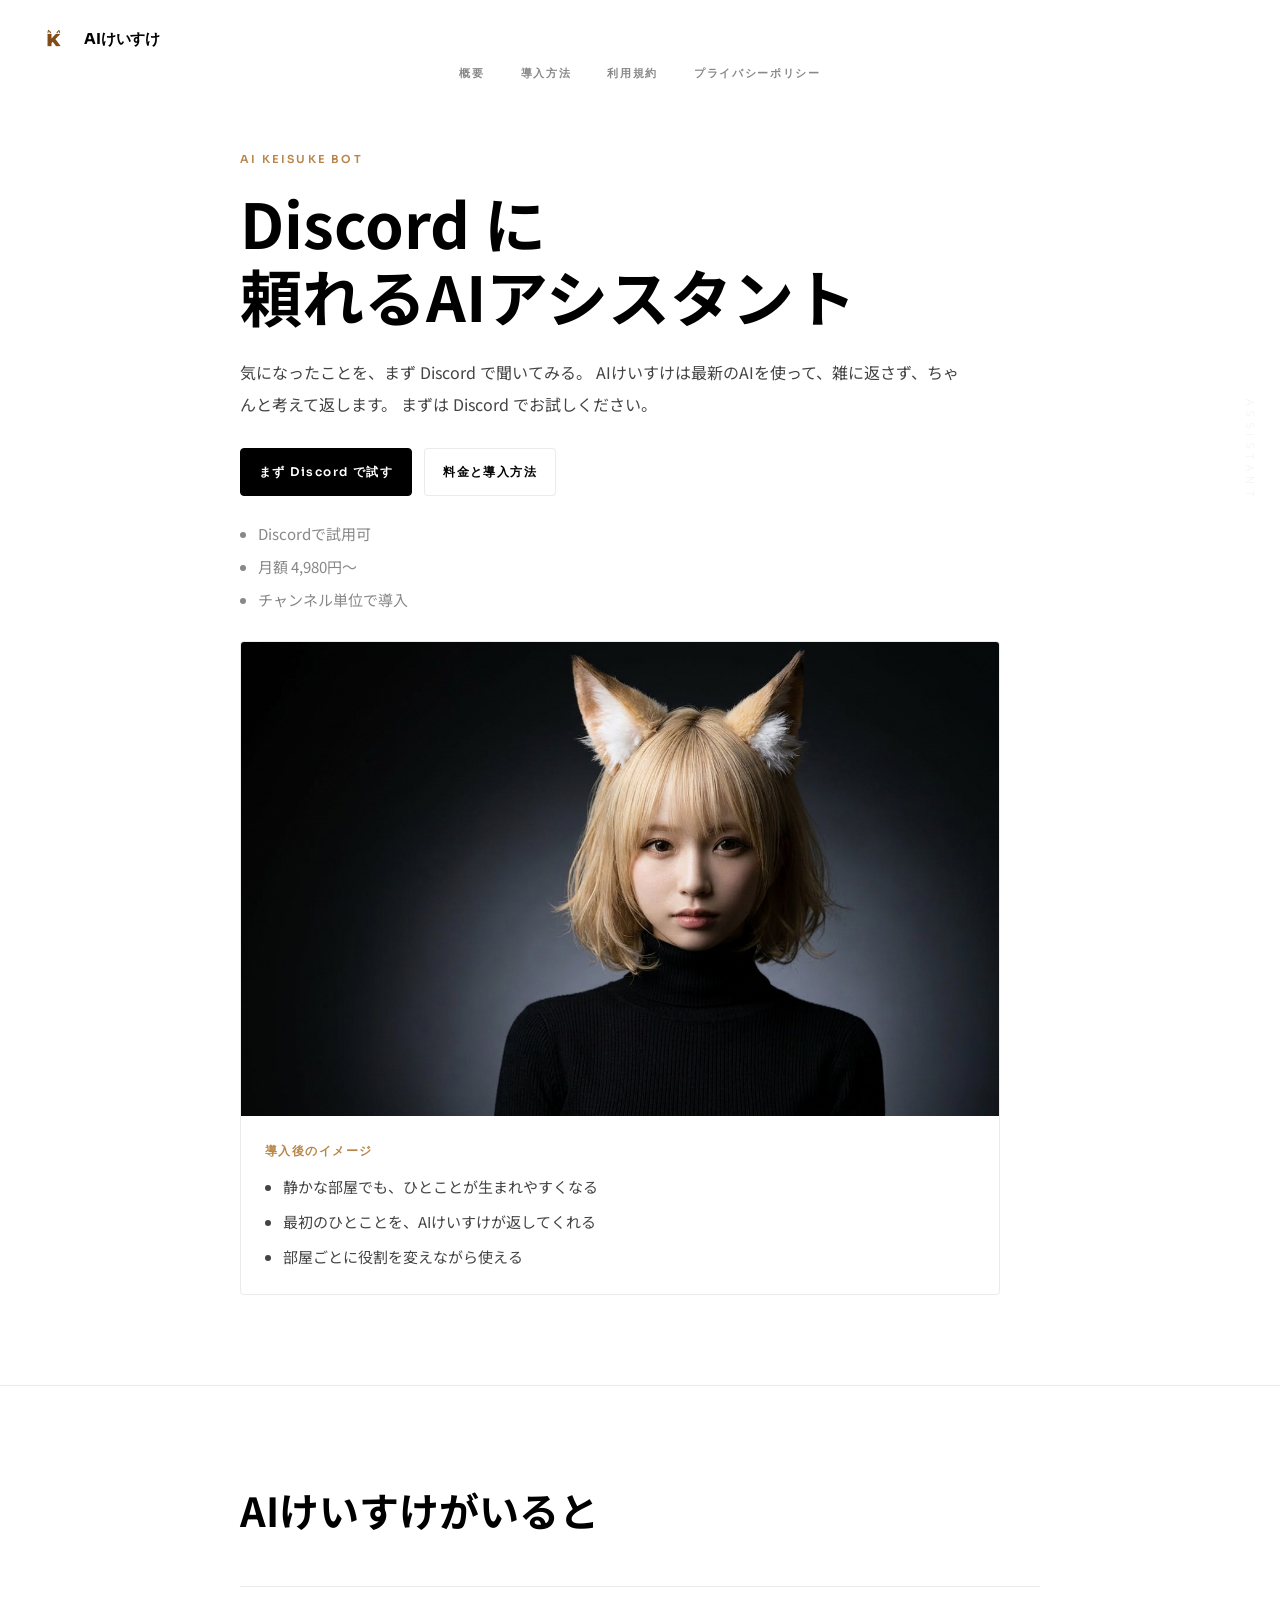
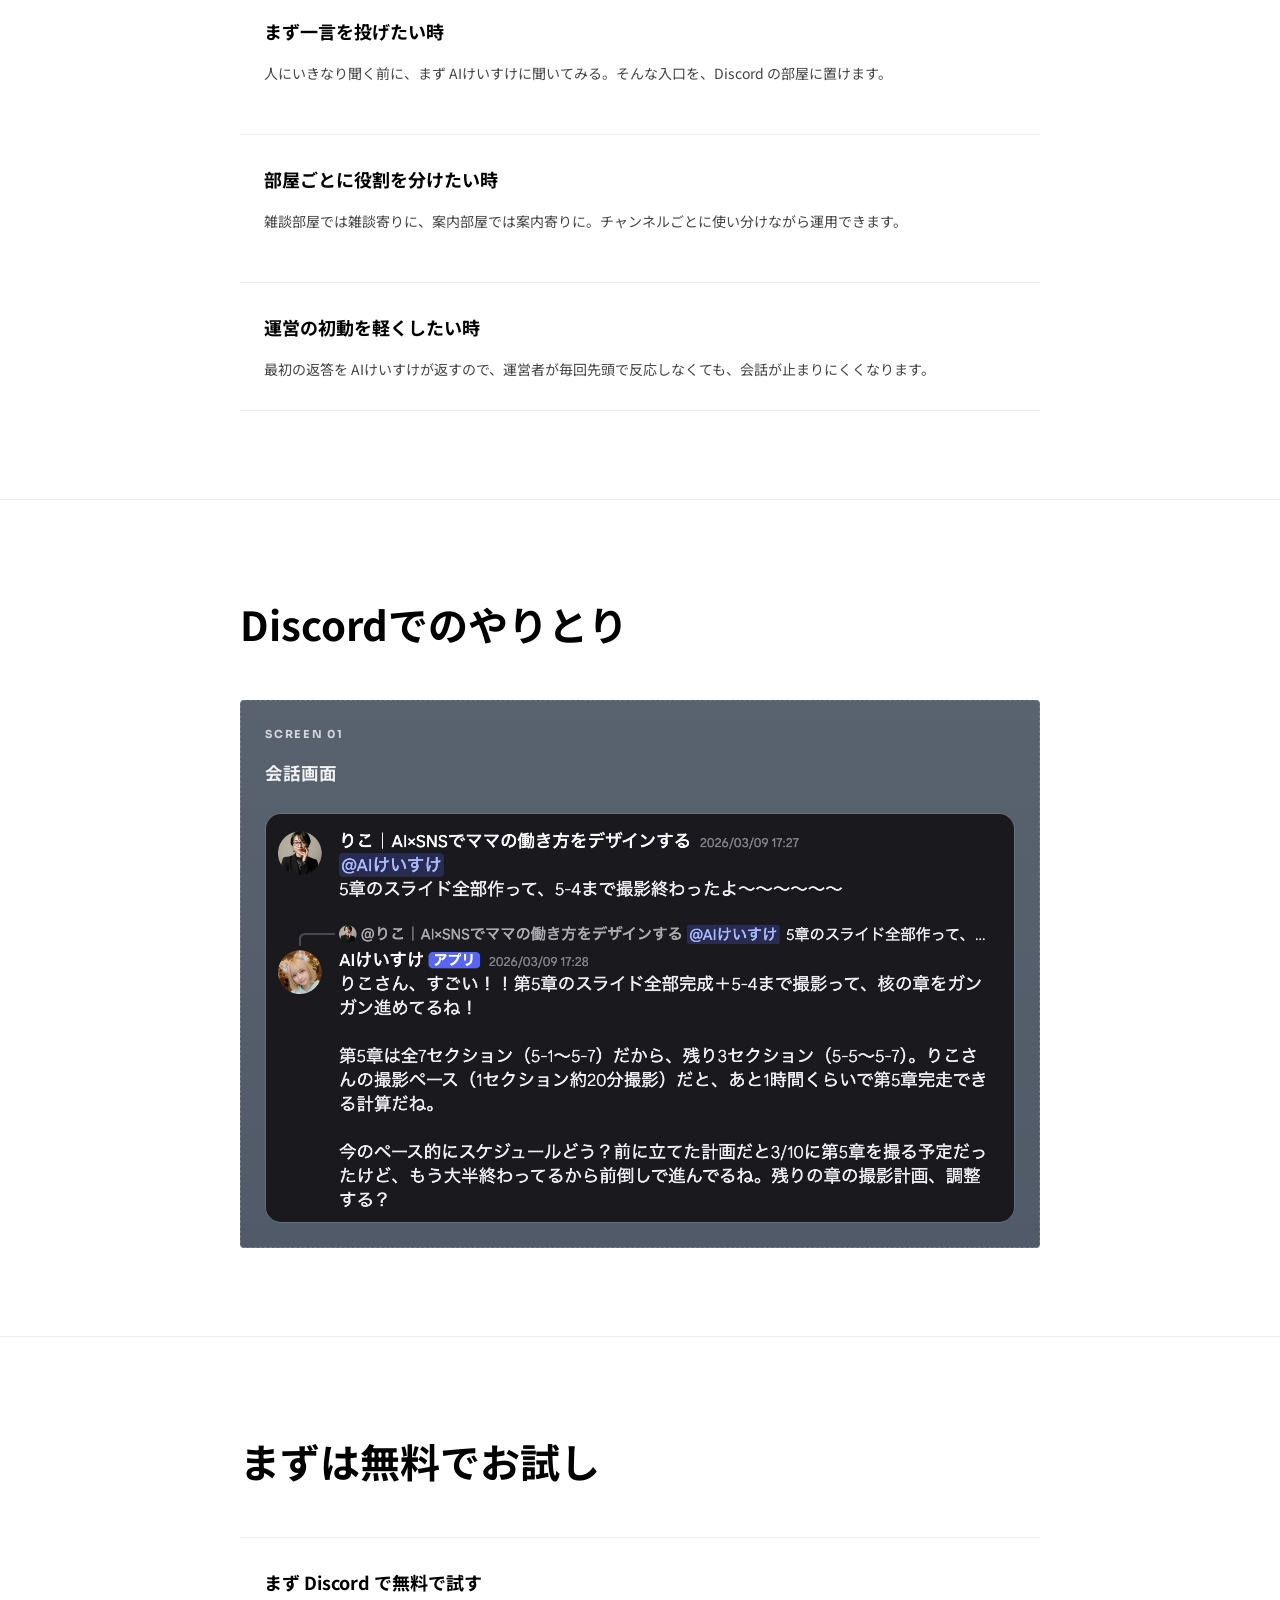
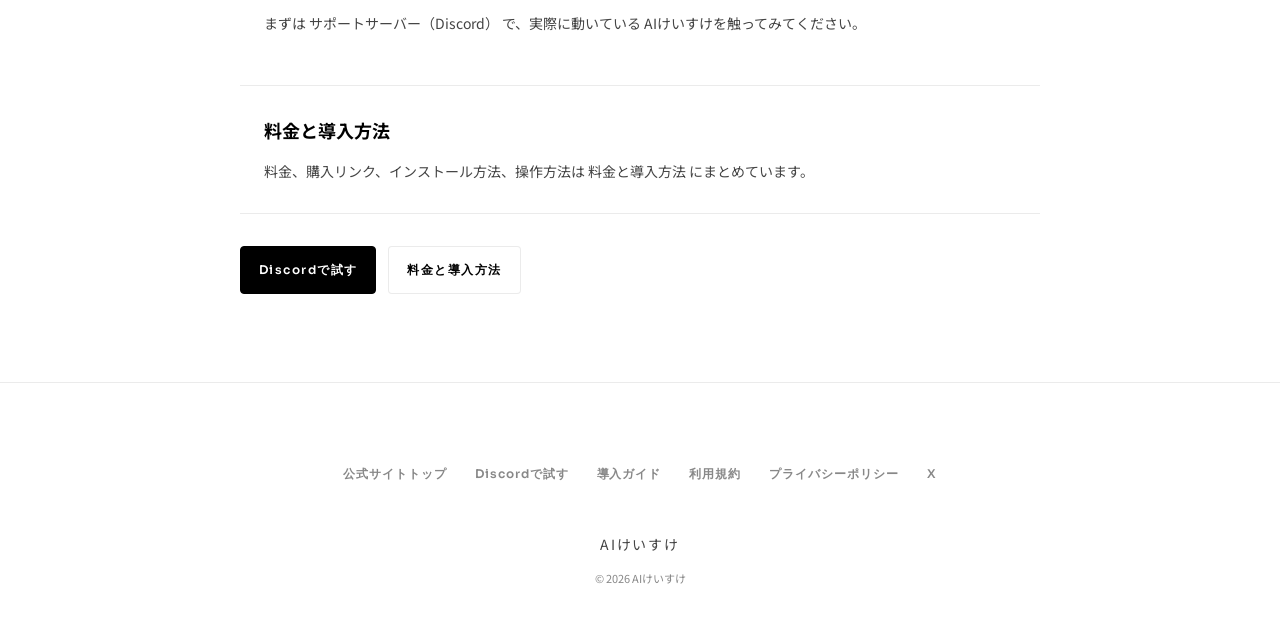
<file: assistant/index.html>
<!DOCTYPE html>
<html lang="ja" prefix="og: https://ogp.me/ns#">
<head>
  <meta charset="UTF-8">
  <meta name="viewport" content="width=device-width, initial-scale=1.0">
  <meta name="author" content="AIけいすけ">
  <meta name="robots" content="index, follow, max-image-preview:large, max-snippet:-1">
  <link rel="canonical" href="https://kei31ai.com/assistant/">

  <title>AIけいすけ | サーバーに会話の入口を置ける Discordアシスタント</title>
  <meta name="description" content="AIけいすけ は、Discord サーバーに話しかけられるDiscordアシスタント です。まず Discord で試して、必要なら料金と導入方法を確認できます。">

  <meta property="og:title" content="AIけいすけ | サーバーに会話の入口を置ける Discordアシスタント">
  <meta property="og:description" content="AIけいすけ は、Discord サーバーに話しかけられるDiscordアシスタント。まず Discord で試してから、料金と導入方法を確認できます。">
  <meta property="og:type" content="website">
  <meta property="og:url" content="https://kei31ai.com/assistant/">
  <meta property="og:image" content="https://kei31ai.com/images/og-image.jpg">
  <meta property="og:site_name" content="AIけいすけ 公式サイト">
  <meta property="og:locale" content="ja_JP">

  <meta name="twitter:card" content="summary_large_image">
  <meta name="twitter:site" content="@kei31ai">
  <meta name="twitter:creator" content="@kei31ai">
  <meta name="twitter:title" content="AIけいすけ | サーバーに会話の入口を置ける Discordアシスタント">
  <meta name="twitter:description" content="AIけいすけ は、Discord サーバーに話しかけられるDiscordアシスタント。まず Discord で試してから、料金と導入方法を確認できます。">
  <meta name="twitter:image" content="https://kei31ai.com/images/og-image.jpg">

  <link rel="icon" type="image/png" sizes="32x32" href="../images/favicon-32x32.png">
  <link rel="icon" type="image/png" sizes="16x16" href="../images/favicon-16x16.png">
  <link rel="apple-touch-icon" sizes="180x180" href="../images/apple-touch-icon.png">

  <link rel="preconnect" href="https://fonts.googleapis.com">
  <link rel="preconnect" href="https://fonts.gstatic.com" crossorigin>
  <link href="https://fonts.googleapis.com/css2?family=Sora:wght@300;400;600;700;800&family=Noto+Sans+JP:wght@300;400;500;700&display=swap" rel="stylesheet">

  <link rel="stylesheet" href="../css/style.css?v=20260324-assistant-5">

  <script type="application/ld+json">
  {
    "@context": "https://schema.org",
    "@type": "SoftwareApplication",
    "name": "AIけいすけ",
    "applicationCategory": "BusinessApplication",
    "operatingSystem": "Discord",
    "url": "https://kei31ai.com/assistant/",
    "description": "Discord 上で AIけいすけを使うためのアシスタント。まず Discord で試してから、料金や導入方法を確認できる。",
    "brand": {
      "@type": "Brand",
      "name": "AIけいすけ"
    }
  }
  </script>
</head>
<body>
  <div class="side-text" aria-hidden="true">ASSISTANT</div>

  <header class="nav" id="nav">
    <a href="../" class="nav__logo"><img src="../images/apple-touch-icon.png" alt="" class="nav__icon" width="28" height="28"><span class="nav__logo-text">AIけいすけ</span></a>
    <nav class="nav__links" aria-label="AIけいすけ内ナビゲーション">
      <a href="./">概要</a>
      <a href="./get-started.html">導入方法</a>
      <a href="./terms.html">利用規約</a>
      <a href="./privacy.html">プライバシーポリシー</a>
    </nav>
  </header>

  <main>
    <section class="subhero subhero--single" id="hero">
      <div class="container subhero__grid">
        <div class="subhero__copy">
          <span class="label reveal">AI KEISUKE BOT</span>
          <h1 class="subhero__title reveal">Discord に<br>頼れるAIアシスタント</h1>
          <p class="subhero__lead reveal">
            気になったことを、まず Discord で聞いてみる。
            AIけいすけは最新のAIを使って、雑に返さず、ちゃんと考えて返します。
            まずは Discord でお試しください。
          </p>
          <div class="subhero__actions reveal">
            <a href="https://discord.gg/YVpavUhMuB" class="button button--primary" target="_blank" rel="noopener">まず Discord で試す</a>
            <a href="./get-started.html" class="button">料金と導入方法</a>
          </div>
          <ul class="subhero__meta reveal">
            <li>Discordで試用可</li>
            <li>月額 4,980円〜</li>
            <li>チャンネル単位で導入</li>
          </ul>
        </div>
        <aside class="subhero__card reveal">
          <img src="../images/hero-11.jpg" alt="AIけいすけ イメージ" class="subhero__image" loading="lazy">
          <div class="subhero__panel">
            <strong class="subhero__panel-title">導入後のイメージ</strong>
            <ul class="subhero__panel-list">
              <li>静かな部屋でも、ひとことが生まれやすくなる</li>
              <li>最初のひとことを、AIけいすけが返してくれる</li>
              <li>部屋ごとに役割を変えながら使える</li>
            </ul>
          </div>
        </aside>
      </div>
    </section>

    <section class="info-section" id="overview">
      <div class="container">
        <h2 class="section-title reveal">AIけいすけがいると</h2>
        <div class="details-list">
          <div class="details-item reveal">
            <h3 class="details-item__title">まず一言を投げたい時</h3>
            <p class="details-item__body">人にいきなり聞く前に、まず AIけいすけに聞いてみる。そんな入口を、Discord の部屋に置けます。</p>
          </div>
          <div class="details-item reveal">
            <h3 class="details-item__title">部屋ごとに役割を分けたい時</h3>
            <p class="details-item__body">雑談部屋では雑談寄りに、案内部屋では案内寄りに。チャンネルごとに使い分けながら運用できます。</p>
          </div>
          <div class="details-item reveal">
            <h3 class="details-item__title">運営の初動を軽くしたい時</h3>
            <p class="details-item__body">最初の返答を AIけいすけが返すので、運営者が毎回先頭で反応しなくても、会話が止まりにくくなります。</p>
          </div>
        </div>
      </div>
    </section>

    <section class="info-section" id="screens">
      <div class="container">
        <h2 class="section-title reveal">Discordでのやりとり</h2>
        <div class="mockshot-grid">
          <article class="mockshot mockshot--wide reveal">
            <span class="mockshot__eyebrow">SCREEN 01</span>
            <h3 class="mockshot__title">会話画面</h3>
            <img src="../images/assistant-chat.jpg" alt="Discord上でAIけいすけと会話している画面" class="mockshot__image" loading="lazy">
          </article>
        </div>
      </div>
    </section>

    <section class="info-section" id="start">
      <div class="container">
        <h2 class="section-title reveal">まずは無料でお試し</h2>
        <div class="details-list">
          <div class="details-item reveal">
            <h3 class="details-item__title">まず Discord で無料で試す</h3>
            <p class="details-item__body">まずは <a href="https://discord.gg/YVpavUhMuB" target="_blank" rel="noopener">サポートサーバー（Discord）</a> で、実際に動いている AIけいすけを触ってみてください。</p>
          </div>
          <div class="details-item reveal">
            <h3 class="details-item__title">料金と導入方法</h3>
            <p class="details-item__body">料金、購入リンク、インストール方法、操作方法は <a href="./get-started.html">料金と導入方法</a> にまとめています。</p>
          </div>
        </div>
        <div class="subhero__actions reveal" style="margin-top: 2rem;">
          <a href="https://discord.gg/YVpavUhMuB" class="button button--primary" target="_blank" rel="noopener">Discordで試す</a>
          <a href="./get-started.html" class="button">料金と導入方法</a>
        </div>
      </div>
    </section>
  </main>

  <footer class="footer">
    <div class="container">
      <nav class="footer__socials assistant-footer__links" aria-label="AIけいすけ 関連リンク">
        <a href="../">公式サイトトップ</a>
        <a href="https://discord.gg/YVpavUhMuB" target="_blank" rel="noopener">Discordで試す</a>
        <a href="./get-started.html">導入ガイド</a>
        <a href="./terms.html">利用規約</a>
        <a href="./privacy.html">プライバシーポリシー</a>
        <a href="https://x.com/kei31ai" target="_blank" rel="noopener">X</a>
      </nav>
      <p class="footer__message">AIけいすけ</p>
      <p class="footer__copy">&copy; 2026 AIけいすけ</p>
    </div>
  </footer>

  <script src="../js/main.js" defer></script>
</body>
</html>
</file>
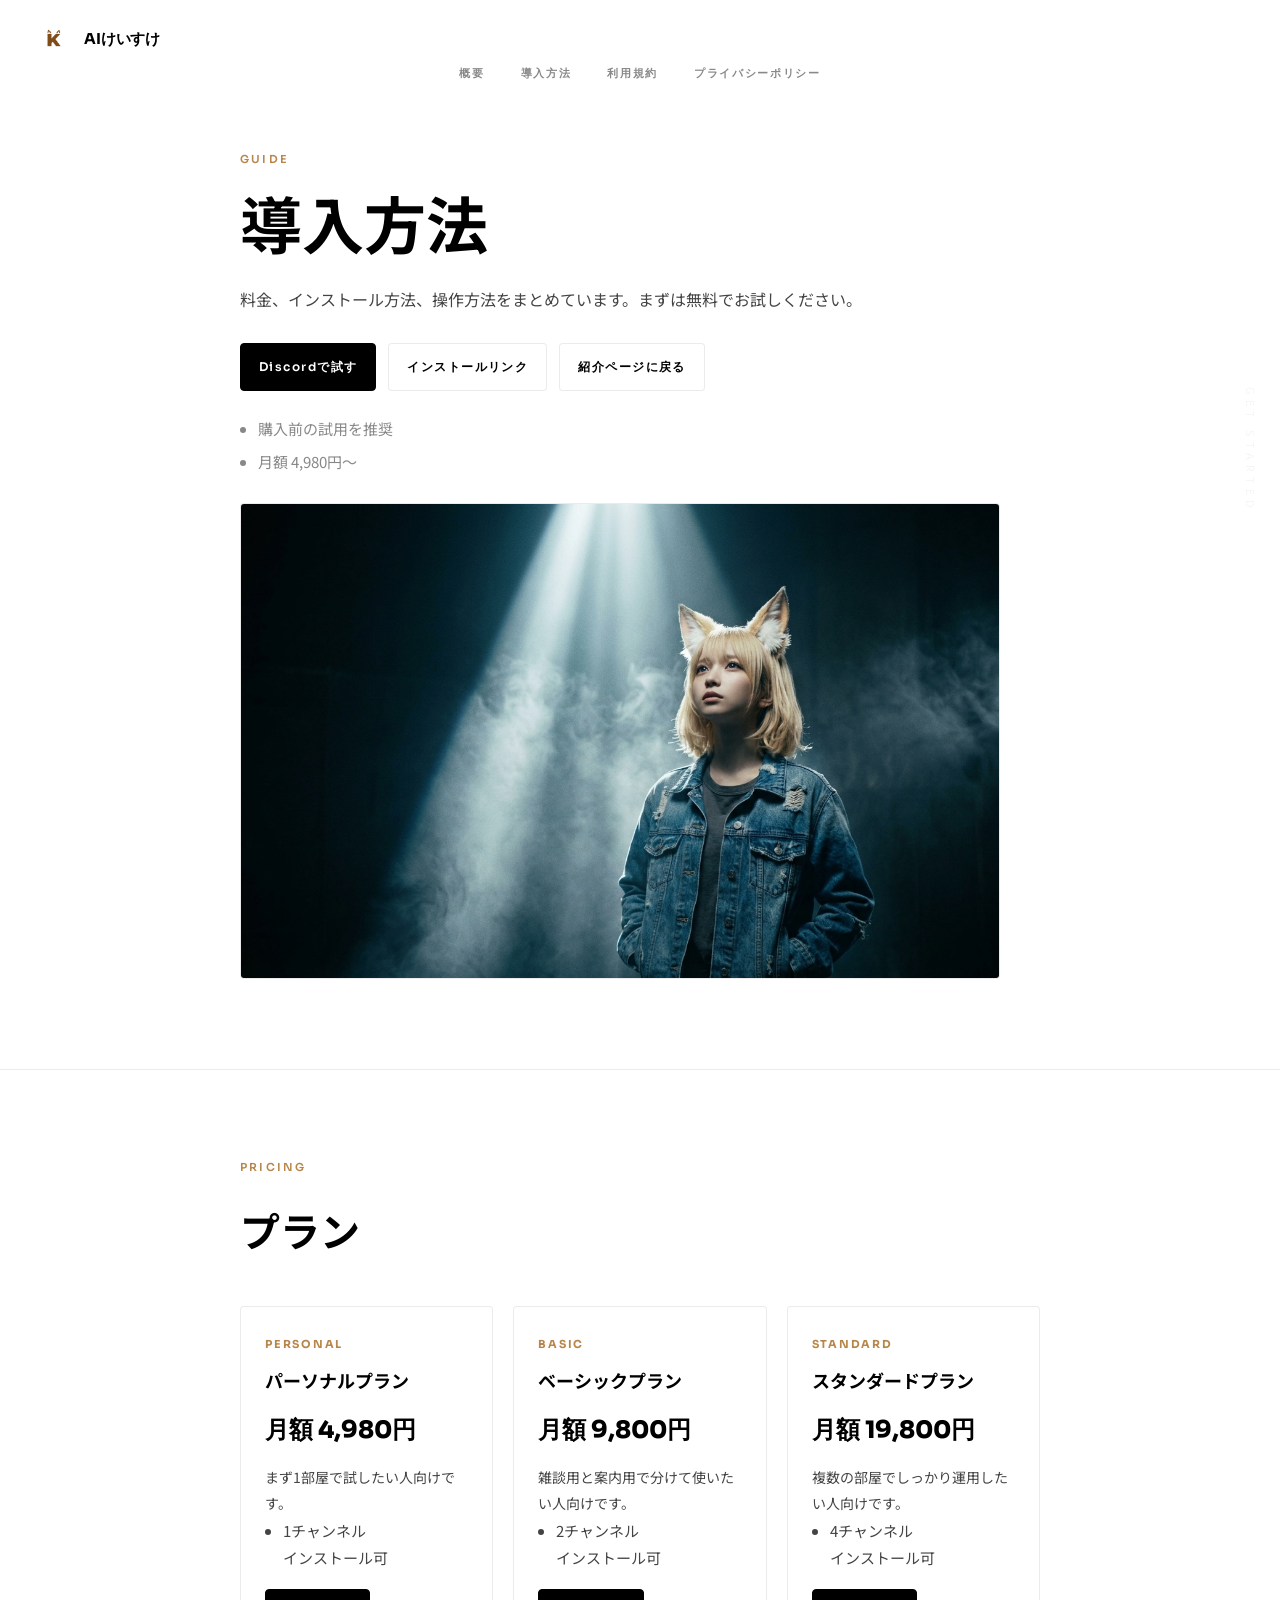
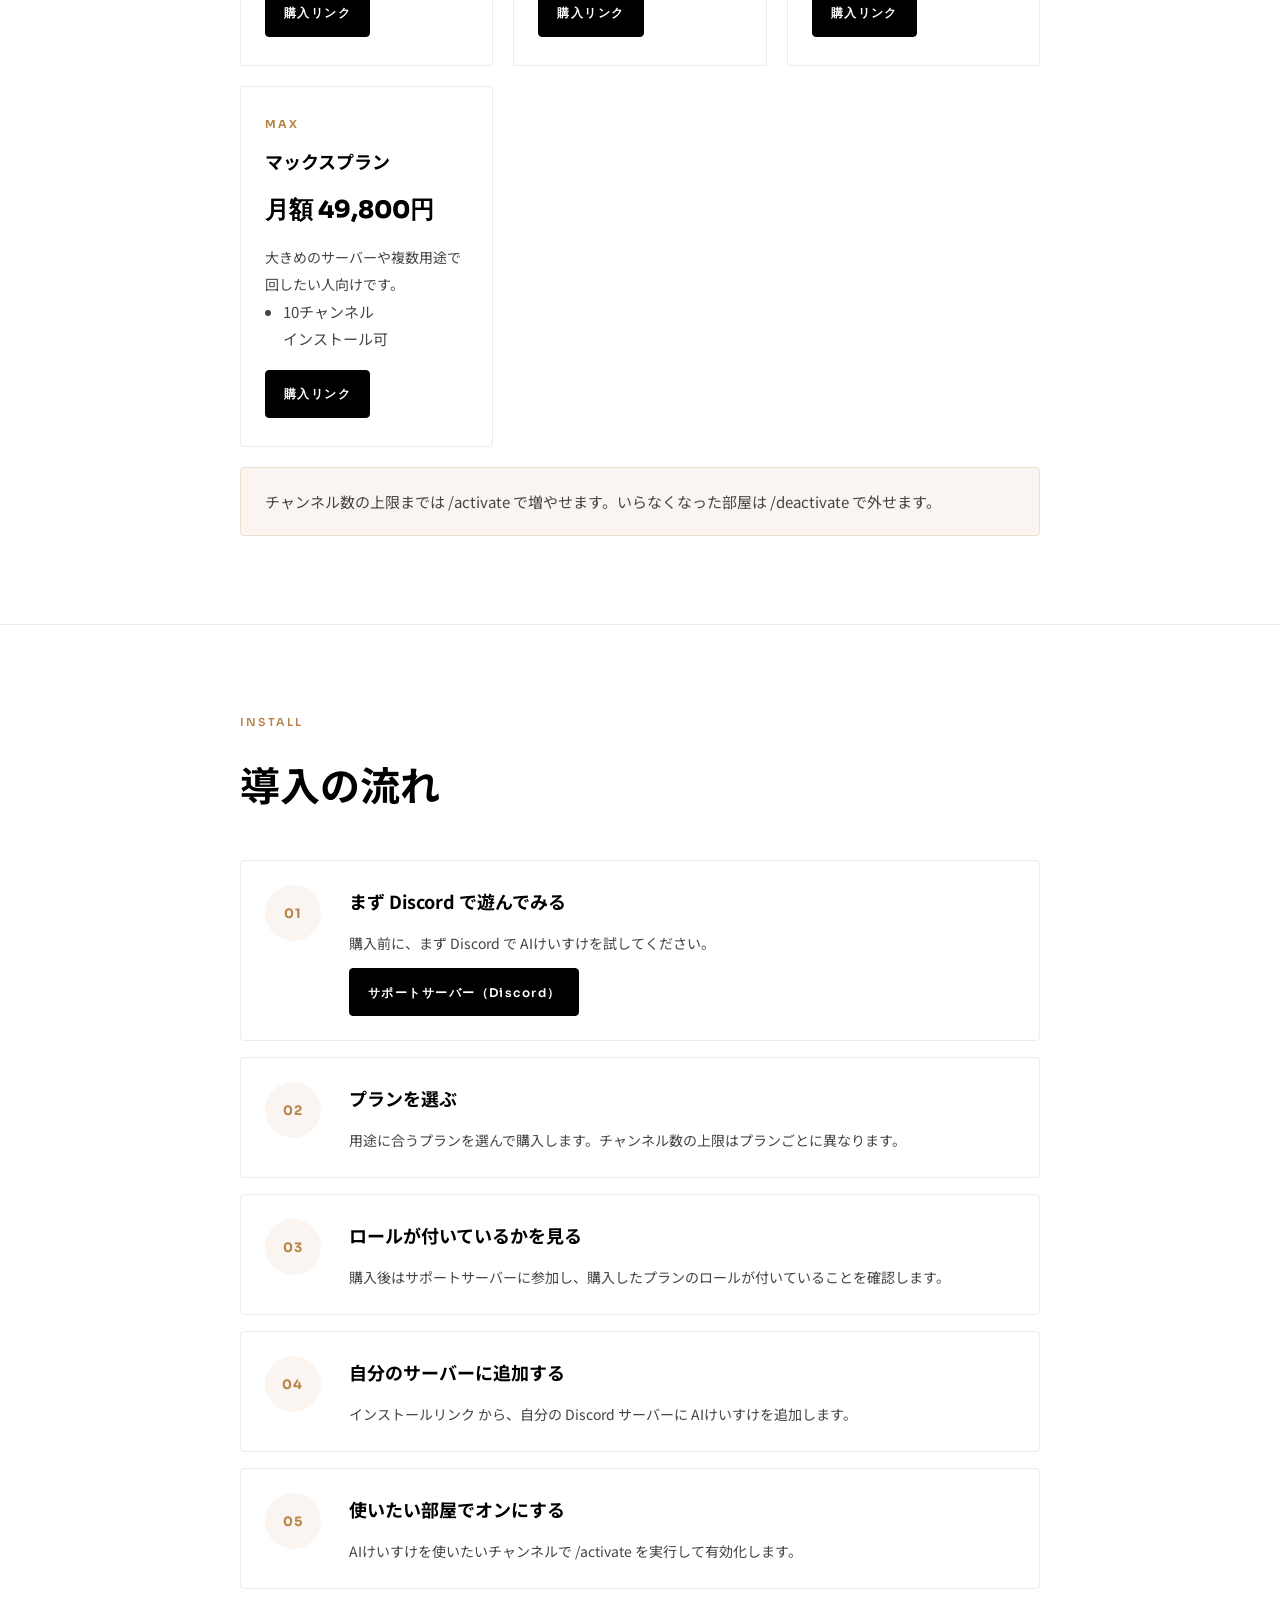
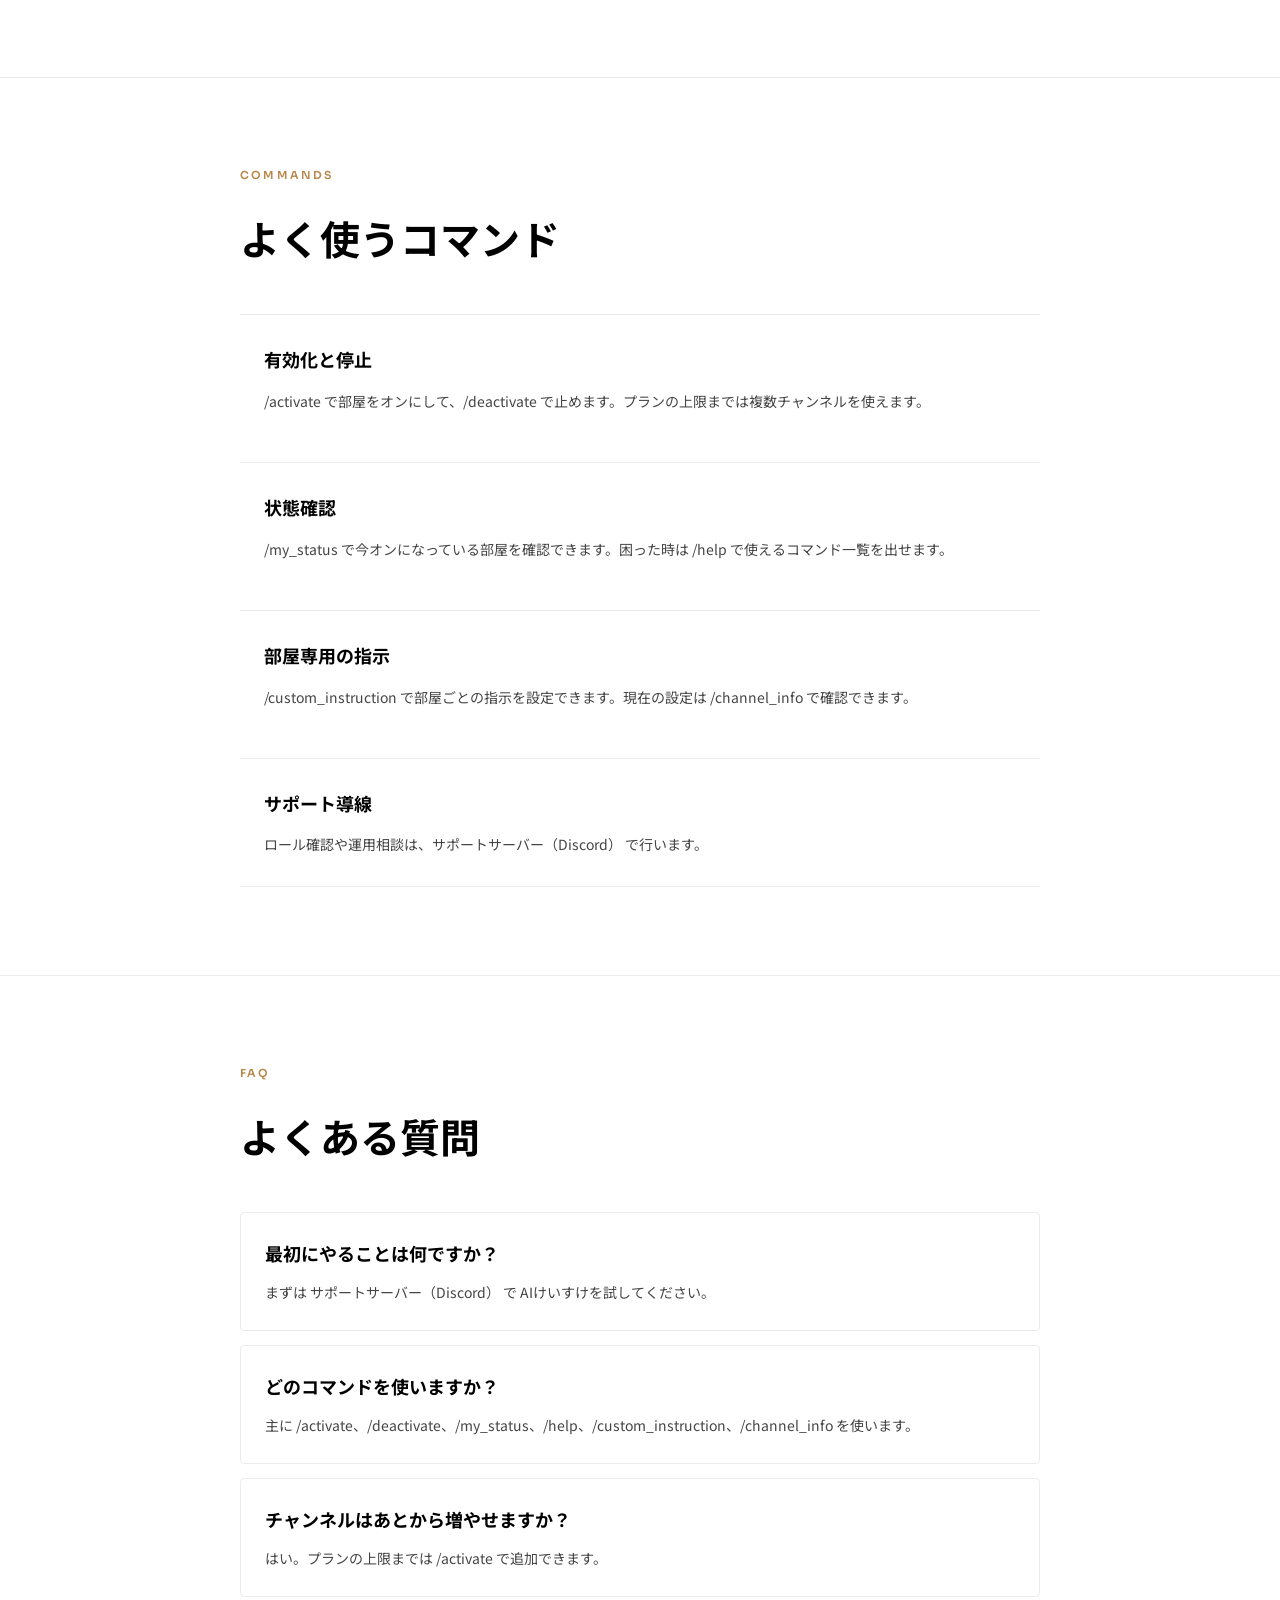
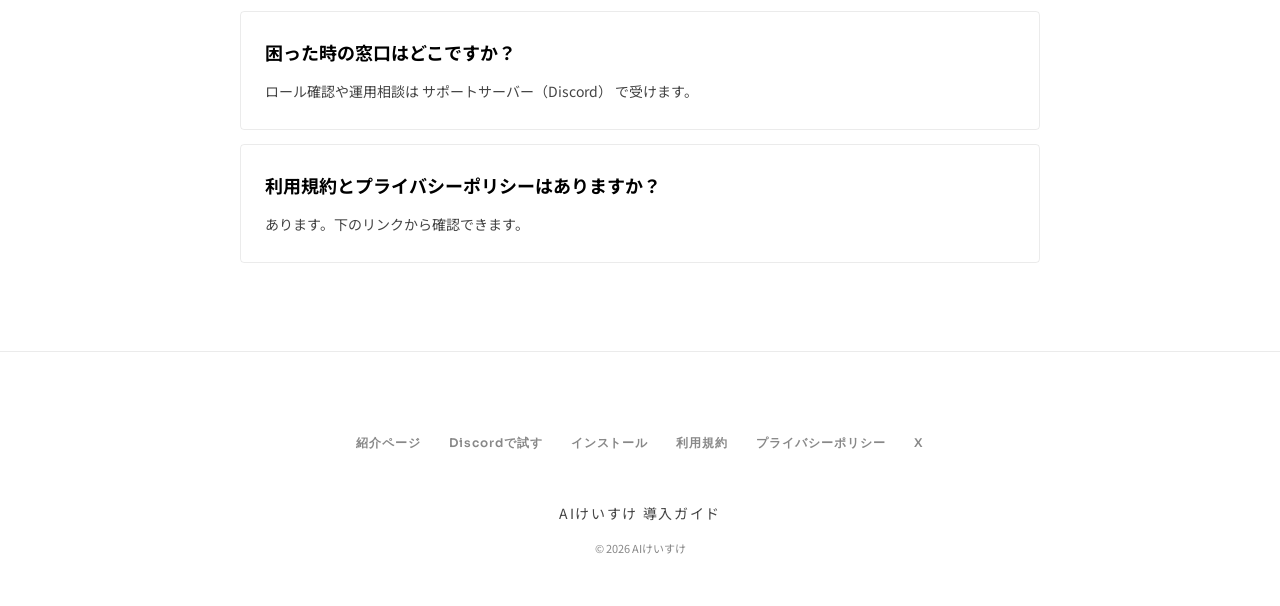
<file: assistant/get-started.html>
<!DOCTYPE html>
<html lang="ja" prefix="og: https://ogp.me/ns#">
<head>
  <meta charset="UTF-8">
  <meta name="viewport" content="width=device-width, initial-scale=1.0">
  <meta name="author" content="AIけいすけ">
  <meta name="robots" content="index, follow, max-image-preview:large, max-snippet:-1">
  <link rel="canonical" href="https://kei31ai.com/assistant/get-started.html">

  <title>AIけいすけ 導入ガイド | 料金・インストール方法・コマンド</title>
  <meta name="description" content="AIけいすけ の料金、購入リンク、導入手順、主要コマンド、FAQ をまとめた導入ガイド。まず Discord で試してから導入できます。">

  <meta property="og:title" content="AIけいすけ 導入ガイド | 料金・インストール方法・コマンド">
  <meta property="og:description" content="AIけいすけ の料金、購入リンク、導入手順、主要コマンド、FAQ をまとめた導入ガイド。">
  <meta property="og:type" content="website">
  <meta property="og:url" content="https://kei31ai.com/assistant/get-started.html">
  <meta property="og:image" content="https://kei31ai.com/images/og-image.jpg">
  <meta property="og:site_name" content="AIけいすけ 公式サイト">
  <meta property="og:locale" content="ja_JP">

  <meta name="twitter:card" content="summary_large_image">
  <meta name="twitter:site" content="@kei31ai">
  <meta name="twitter:creator" content="@kei31ai">
  <meta name="twitter:title" content="AIけいすけ 導入ガイド | 料金・インストール方法・コマンド">
  <meta name="twitter:description" content="AIけいすけ の料金、購入リンク、導入手順、主要コマンド、FAQ をまとめた導入ガイド。">
  <meta name="twitter:image" content="https://kei31ai.com/images/og-image.jpg">

  <link rel="icon" type="image/png" sizes="32x32" href="../images/favicon-32x32.png">
  <link rel="icon" type="image/png" sizes="16x16" href="../images/favicon-16x16.png">
  <link rel="apple-touch-icon" sizes="180x180" href="../images/apple-touch-icon.png">

  <link rel="preconnect" href="https://fonts.googleapis.com">
  <link rel="preconnect" href="https://fonts.gstatic.com" crossorigin>
  <link href="https://fonts.googleapis.com/css2?family=Sora:wght@300;400;600;700;800&family=Noto+Sans+JP:wght@300;400;500;700&display=swap" rel="stylesheet">

  <link rel="stylesheet" href="../css/style.css?v=20260324-assistant-5">
</head>
<body>
  <div class="side-text" aria-hidden="true">GET STARTED</div>

  <header class="nav" id="nav">
    <a href="../" class="nav__logo"><img src="../images/apple-touch-icon.png" alt="" class="nav__icon" width="28" height="28"><span class="nav__logo-text">AIけいすけ</span></a>
    <nav class="nav__links" aria-label="AIけいすけ内ナビゲーション">
      <a href="./">概要</a>
      <a href="./get-started.html">導入方法</a>
      <a href="./terms.html">利用規約</a>
      <a href="./privacy.html">プライバシーポリシー</a>
    </nav>
  </header>

  <main>
    <section class="subhero subhero--single" id="hero">
      <div class="container subhero__grid">
        <div class="subhero__copy">
          <span class="label reveal">GUIDE</span>
          <h1 class="subhero__title reveal">導入方法</h1>
          <p class="subhero__lead reveal">料金、インストール方法、操作方法をまとめています。まずは無料でお試しください。</p>
          <div class="subhero__actions reveal">
            <a href="https://discord.gg/YVpavUhMuB" class="button button--primary" target="_blank" rel="noopener">Discordで試す</a>
            <a href="https://discord.com/oauth2/authorize?client_id=1476708571499593983" class="button" target="_blank" rel="noopener">インストールリンク</a>
            <a href="./" class="button">紹介ページに戻る</a>
          </div>
          <ul class="subhero__meta reveal">
            <li>購入前の試用を推奨</li>
            <li>月額 4,980円〜</li>
          </ul>
        </div>
        <aside class="subhero__card reveal">
          <img src="../images/hero-13.jpg" alt="AIけいすけ イメージ" class="subhero__image" loading="lazy">
        </aside>
      </div>
    </section>

    <section class="info-section" id="pricing">
      <div class="container">
        <span class="label reveal">PRICING</span>
        <h2 class="section-title reveal">プラン</h2>
        <div class="pricing-grid">
          <article class="pricing-card reveal">
            <span class="pricing-card__eyebrow">Personal</span>
            <h3 class="pricing-card__title">パーソナルプラン</h3>
            <p class="pricing-card__price">月額 4,980円</p>
            <p class="pricing-card__body">まず1部屋で試したい人向けです。</p>
            <ul class="pricing-card__list">
              <li>1チャンネル<br>インストール可</li>
            </ul>
            <div class="pricing-card__actions">
              <a href="https://page.theapps.jp/paid/join/G8hv3G40M25l69g0" class="button button--primary" target="_blank" rel="noopener">購入リンク</a>
            </div>
          </article>
          <article class="pricing-card reveal">
            <span class="pricing-card__eyebrow">Basic</span>
            <h3 class="pricing-card__title">ベーシックプラン</h3>
            <p class="pricing-card__price">月額 9,800円</p>
            <p class="pricing-card__body">雑談用と案内用で分けて使いたい人向けです。</p>
            <ul class="pricing-card__list">
              <li>2チャンネル<br>インストール可</li>
            </ul>
            <div class="pricing-card__actions">
              <a href="https://page.theapps.jp/paid/join/A8hv3G40M25l69y4" class="button button--primary" target="_blank" rel="noopener">購入リンク</a>
            </div>
          </article>
          <article class="pricing-card reveal">
            <span class="pricing-card__eyebrow">Standard</span>
            <h3 class="pricing-card__title">スタンダードプラン</h3>
            <p class="pricing-card__price">月額 19,800円</p>
            <p class="pricing-card__body">複数の部屋でしっかり運用したい人向けです。</p>
            <ul class="pricing-card__list">
              <li>4チャンネル<br>インストール可</li>
            </ul>
            <div class="pricing-card__actions">
              <a href="https://page.theapps.jp/paid/join/B8hv3G40M25l69y7" class="button button--primary" target="_blank" rel="noopener">購入リンク</a>
            </div>
          </article>
          <article class="pricing-card reveal">
            <span class="pricing-card__eyebrow">Max</span>
            <h3 class="pricing-card__title">マックスプラン</h3>
            <p class="pricing-card__price">月額 49,800円</p>
            <p class="pricing-card__body">大きめのサーバーや複数用途で回したい人向けです。</p>
            <ul class="pricing-card__list">
              <li>10チャンネル<br>インストール可</li>
            </ul>
            <div class="pricing-card__actions">
              <a href="https://page.theapps.jp/paid/join/C8hv3G40M25l69y5" class="button button--primary" target="_blank" rel="noopener">購入リンク</a>
            </div>
          </article>
        </div>
        <div class="notice-box reveal">
          <p>チャンネル数の上限までは <span class="inline-command">/activate</span> で増やせます。いらなくなった部屋は <span class="inline-command">/deactivate</span> で外せます。</p>
        </div>
      </div>
    </section>

    <section class="info-section" id="install">
      <div class="container">
        <span class="label reveal">INSTALL</span>
        <h2 class="section-title reveal">導入の流れ</h2>
        <ol class="steps">
          <li class="step-card reveal">
            <strong class="step-card__number">01</strong>
            <div>
              <h3 class="step-card__title">まず Discord で遊んでみる</h3>
              <p class="step-card__body">購入前に、まず Discord で AIけいすけを試してください。</p>
              <div class="pricing-card__actions" style="margin-top: 12px;">
                <a href="https://discord.gg/YVpavUhMuB" class="button button--primary" target="_blank" rel="noopener">サポートサーバー（Discord）</a>
              </div>
            </div>
          </li>
          <li class="step-card reveal">
            <strong class="step-card__number">02</strong>
            <div>
              <h3 class="step-card__title">プランを選ぶ</h3>
              <p class="step-card__body">用途に合うプランを選んで購入します。チャンネル数の上限はプランごとに異なります。</p>
            </div>
          </li>
          <li class="step-card reveal">
            <strong class="step-card__number">03</strong>
            <div>
              <h3 class="step-card__title">ロールが付いているかを見る</h3>
              <p class="step-card__body">購入後はサポートサーバーに参加し、購入したプランのロールが付いていることを確認します。</p>
            </div>
          </li>
          <li class="step-card reveal">
            <strong class="step-card__number">04</strong>
            <div>
              <h3 class="step-card__title">自分のサーバーに追加する</h3>
              <p class="step-card__body"><a href="https://discord.com/oauth2/authorize?client_id=1476708571499593983" target="_blank" rel="noopener">インストールリンク</a> から、自分の Discord サーバーに AIけいすけを追加します。</p>
            </div>
          </li>
          <li class="step-card reveal">
            <strong class="step-card__number">05</strong>
            <div>
              <h3 class="step-card__title">使いたい部屋でオンにする</h3>
              <p class="step-card__body">AIけいすけを使いたいチャンネルで <span class="inline-command">/activate</span> を実行して有効化します。</p>
            </div>
          </li>
        </ol>
      </div>
    </section>

    <section class="info-section" id="commands">
      <div class="container">
        <span class="label reveal">COMMANDS</span>
        <h2 class="section-title reveal">よく使うコマンド</h2>
        <div class="details-list">
          <div class="details-item reveal">
            <h3 class="details-item__title">有効化と停止</h3>
            <p class="details-item__body"><span class="inline-command">/activate</span> で部屋をオンにして、<span class="inline-command">/deactivate</span> で止めます。プランの上限までは複数チャンネルを使えます。</p>
          </div>
          <div class="details-item reveal">
            <h3 class="details-item__title">状態確認</h3>
            <p class="details-item__body"><span class="inline-command">/my_status</span> で今オンになっている部屋を確認できます。困った時は <span class="inline-command">/help</span> で使えるコマンド一覧を出せます。</p>
          </div>
          <div class="details-item reveal">
            <h3 class="details-item__title">部屋専用の指示</h3>
            <p class="details-item__body"><span class="inline-command">/custom_instruction</span> で部屋ごとの指示を設定できます。現在の設定は <span class="inline-command">/channel_info</span> で確認できます。</p>
          </div>
          <div class="details-item reveal">
            <h3 class="details-item__title">サポート導線</h3>
            <p class="details-item__body">ロール確認や運用相談は、<a href="https://discord.gg/YVpavUhMuB" target="_blank" rel="noopener">サポートサーバー（Discord）</a> で行います。</p>
          </div>
        </div>
      </div>
    </section>

    <section class="info-section" id="faq">
      <div class="container">
        <span class="label reveal">FAQ</span>
        <h2 class="section-title reveal">よくある質問</h2>
        <div class="faq-list">
          <article class="faq-item reveal">
            <h3 class="faq-item__question">最初にやることは何ですか？</h3>
            <p class="faq-item__answer">まずは <a href="https://discord.gg/YVpavUhMuB" target="_blank" rel="noopener">サポートサーバー（Discord）</a> で AIけいすけを試してください。</p>
          </article>
          <article class="faq-item reveal">
            <h3 class="faq-item__question">どのコマンドを使いますか？</h3>
            <p class="faq-item__answer">主に <span class="inline-command">/activate</span>、<span class="inline-command">/deactivate</span>、<span class="inline-command">/my_status</span>、<span class="inline-command">/help</span>、<span class="inline-command">/custom_instruction</span>、<span class="inline-command">/channel_info</span> を使います。</p>
          </article>
          <article class="faq-item reveal">
            <h3 class="faq-item__question">チャンネルはあとから増やせますか？</h3>
            <p class="faq-item__answer">はい。プランの上限までは <span class="inline-command">/activate</span> で追加できます。</p>
          </article>
          <article class="faq-item reveal">
            <h3 class="faq-item__question">困った時の窓口はどこですか？</h3>
            <p class="faq-item__answer">ロール確認や運用相談は <a href="https://discord.gg/YVpavUhMuB" target="_blank" rel="noopener">サポートサーバー（Discord）</a> で受けます。</p>
          </article>
          <article class="faq-item reveal">
            <h3 class="faq-item__question">利用規約とプライバシーポリシーはありますか？</h3>
            <p class="faq-item__answer">あります。下のリンクから確認できます。</p>
          </article>
        </div>
      </div>
    </section>
  </main>

  <footer class="footer">
    <div class="container">
      <nav class="footer__socials assistant-footer__links" aria-label="AIけいすけ 関連リンク">
        <a href="./">紹介ページ</a>
        <a href="https://discord.gg/YVpavUhMuB" target="_blank" rel="noopener">Discordで試す</a>
        <a href="https://discord.com/oauth2/authorize?client_id=1476708571499593983" target="_blank" rel="noopener">インストール</a>
        <a href="./terms.html">利用規約</a>
        <a href="./privacy.html">プライバシーポリシー</a>
        <a href="https://x.com/kei31ai" target="_blank" rel="noopener">X</a>
      </nav>
      <p class="footer__message">AIけいすけ 導入ガイド</p>
      <p class="footer__copy">&copy; 2026 AIけいすけ</p>
    </div>
  </footer>

  <script src="../js/main.js" defer></script>
</body>
</html>
</file>
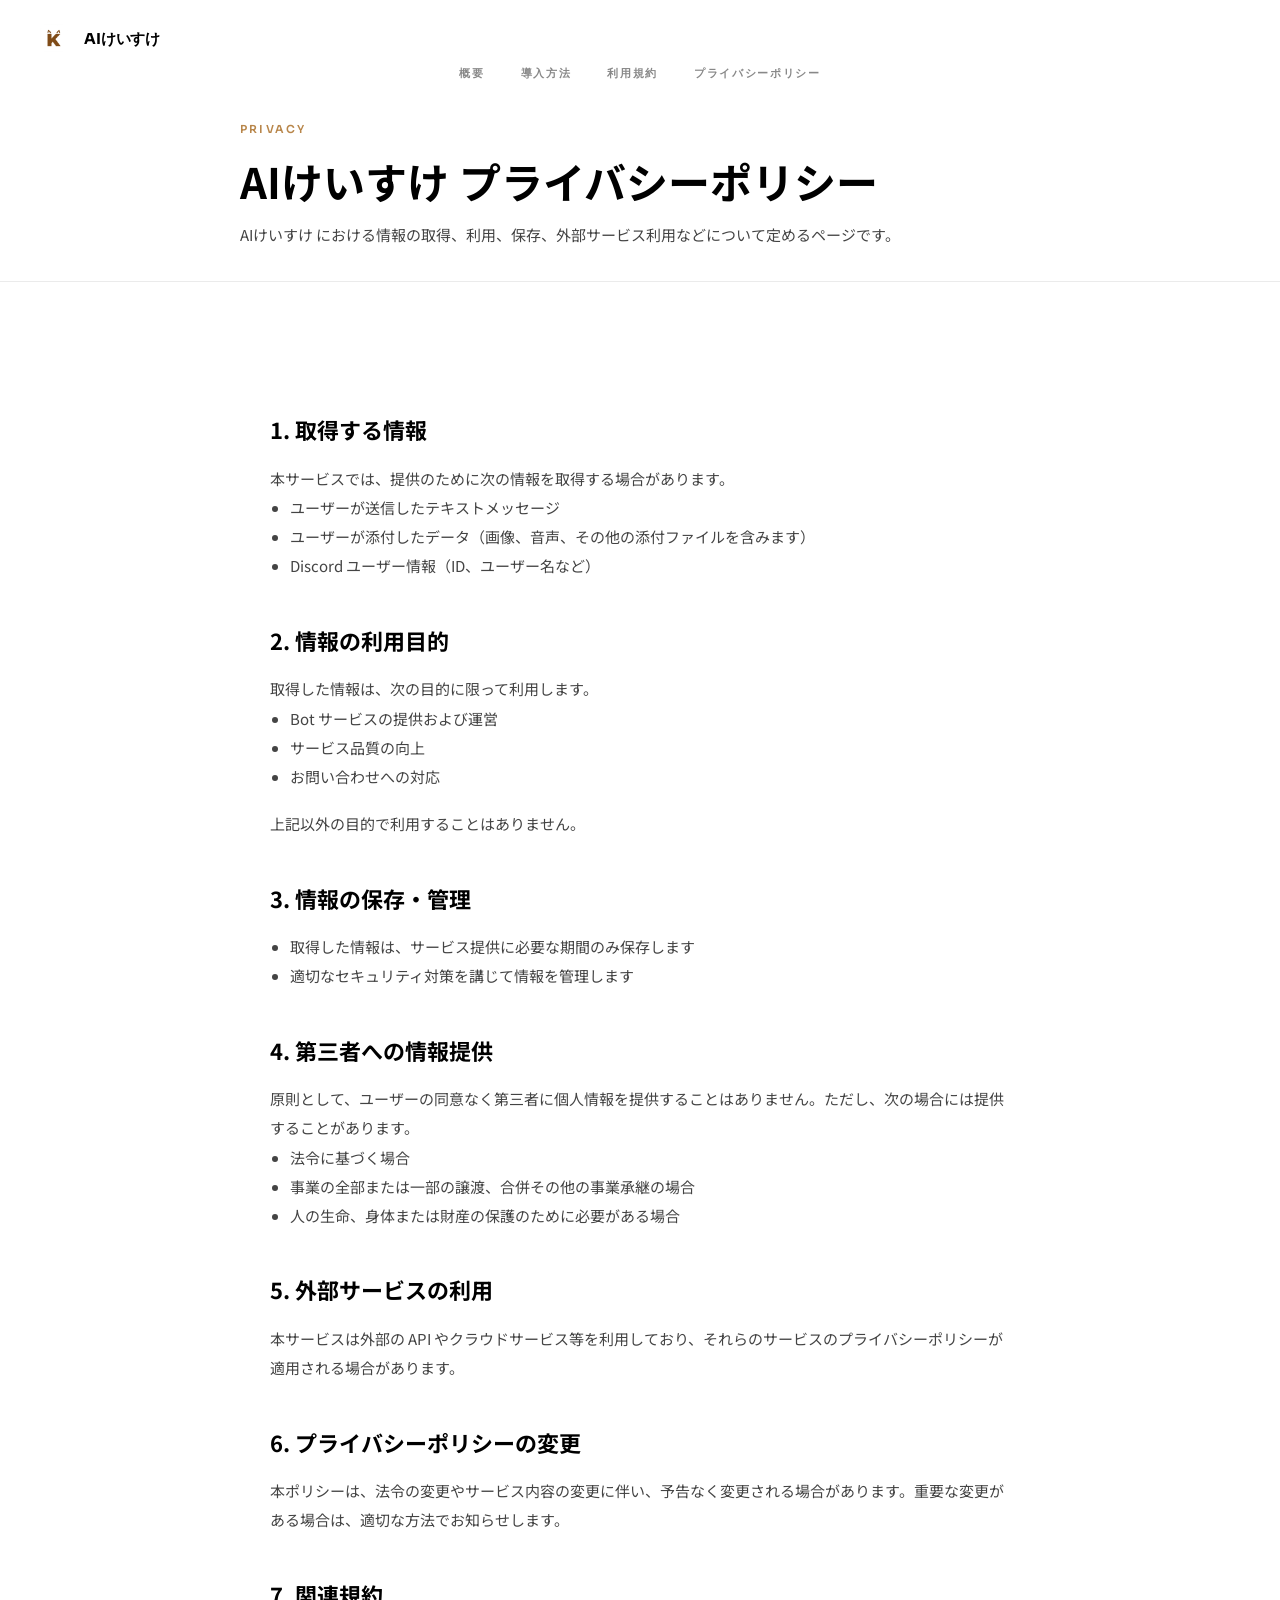
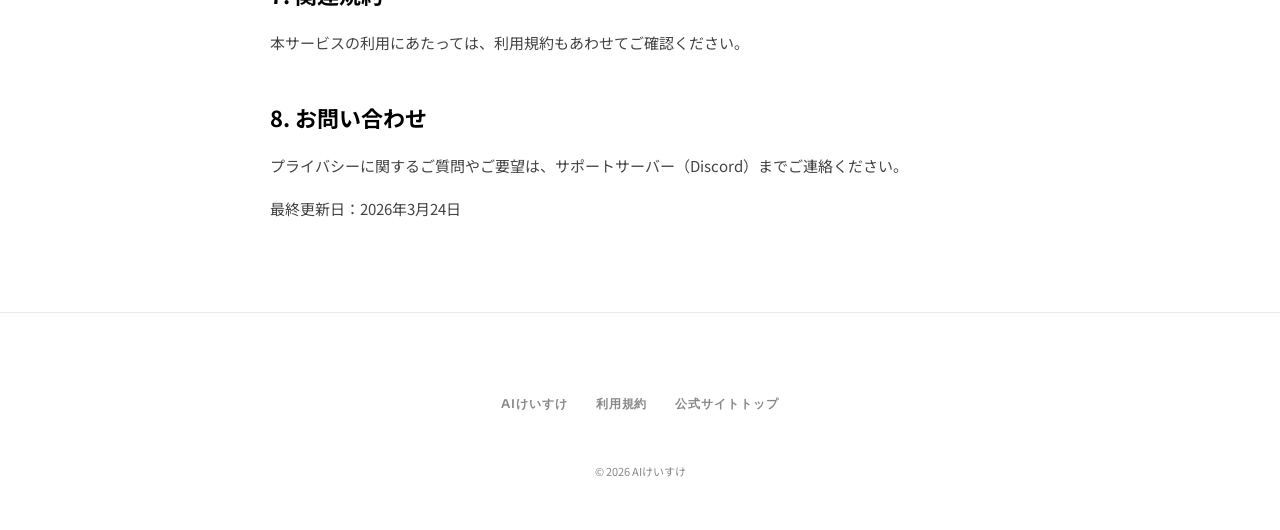
<file: assistant/privacy.html>
<!DOCTYPE html>
<html lang="ja">
<head>
  <meta charset="UTF-8">
  <meta name="viewport" content="width=device-width, initial-scale=1.0">
  <meta name="robots" content="index, follow">
  <link rel="canonical" href="https://kei31ai.com/assistant/privacy.html">
  <title>AIけいすけ プライバシーポリシー</title>
  <meta name="description" content="AIけいすけ のプライバシーポリシーページです。">
  <link rel="icon" type="image/png" sizes="32x32" href="../images/favicon-32x32.png">
  <link rel="preconnect" href="https://fonts.googleapis.com">
  <link rel="preconnect" href="https://fonts.gstatic.com" crossorigin>
  <link href="https://fonts.googleapis.com/css2?family=Sora:wght@300;400;600;700;800&family=Noto+Sans+JP:wght@300;400;500;700&display=swap" rel="stylesheet">
  <link rel="stylesheet" href="../css/style.css?v=20260324-assistant-2">
</head>
<body>
  <header class="nav is-scrolled" id="nav">
    <a href="../" class="nav__logo"><img src="../images/apple-touch-icon.png" alt="" class="nav__icon" width="28" height="28"><span class="nav__logo-text">AIけいすけ</span></a>
    <nav class="nav__links" aria-label="AIけいすけ内ナビゲーション">
      <a href="./">概要</a>
      <a href="./get-started.html">導入方法</a>
      <a href="./terms.html">利用規約</a>
      <a href="./privacy.html">プライバシーポリシー</a>
    </nav>
  </header>

  <main>
    <section class="subhero subhero--legal">
      <div class="container">
        <span class="label reveal is-visible">PRIVACY</span>
        <h1 class="subhero__title reveal is-visible">AIけいすけ プライバシーポリシー</h1>
        <p class="subhero__lead reveal is-visible">AIけいすけ における情報の取得、利用、保存、外部サービス利用などについて定めるページです。</p>
      </div>
    </section>

    <section class="info-section">
      <div class="container legal-doc">
        <h2>1. 取得する情報</h2>
        <p>本サービスでは、提供のために次の情報を取得する場合があります。</p>
        <ul>
          <li>ユーザーが送信したテキストメッセージ</li>
          <li>ユーザーが添付したデータ（画像、音声、その他の添付ファイルを含みます）</li>
          <li>Discord ユーザー情報（ID、ユーザー名など）</li>
        </ul>

        <h2>2. 情報の利用目的</h2>
        <p>取得した情報は、次の目的に限って利用します。</p>
        <ul>
          <li>Bot サービスの提供および運営</li>
          <li>サービス品質の向上</li>
          <li>お問い合わせへの対応</li>
        </ul>
        <p>上記以外の目的で利用することはありません。</p>

        <h2>3. 情報の保存・管理</h2>
        <ul>
          <li>取得した情報は、サービス提供に必要な期間のみ保存します</li>
          <li>適切なセキュリティ対策を講じて情報を管理します</li>
        </ul>

        <h2>4. 第三者への情報提供</h2>
        <p>原則として、ユーザーの同意なく第三者に個人情報を提供することはありません。ただし、次の場合には提供することがあります。</p>
        <ul>
          <li>法令に基づく場合</li>
          <li>事業の全部または一部の譲渡、合併その他の事業承継の場合</li>
          <li>人の生命、身体または財産の保護のために必要がある場合</li>
        </ul>

        <h2>5. 外部サービスの利用</h2>
        <p>本サービスは外部の API やクラウドサービス等を利用しており、それらのサービスのプライバシーポリシーが適用される場合があります。</p>

        <h2>6. プライバシーポリシーの変更</h2>
        <p>本ポリシーは、法令の変更やサービス内容の変更に伴い、予告なく変更される場合があります。重要な変更がある場合は、適切な方法でお知らせします。</p>

        <h2>7. 関連規約</h2>
        <p>本サービスの利用にあたっては、<a href="./terms.html">利用規約</a>もあわせてご確認ください。</p>

        <h2>8. お問い合わせ</h2>
        <p>プライバシーに関するご質問やご要望は、<a href="https://discord.gg/YVpavUhMuB" target="_blank" rel="noopener">サポートサーバー（Discord）</a>までご連絡ください。</p>

        <p class="legal-doc__meta">最終更新日：2026年3月24日</p>
      </div>
    </section>
  </main>

  <footer class="footer">
    <div class="container">
      <nav class="footer__socials assistant-footer__links" aria-label="関連リンク">
        <a href="./">AIけいすけ</a>
        <a href="./terms.html">利用規約</a>
        <a href="../">公式サイトトップ</a>
      </nav>
      <p class="footer__copy">&copy; 2026 AIけいすけ</p>
    </div>
  </footer>

  <script src="../js/main.js" defer></script>
</body>
</html>
</file>
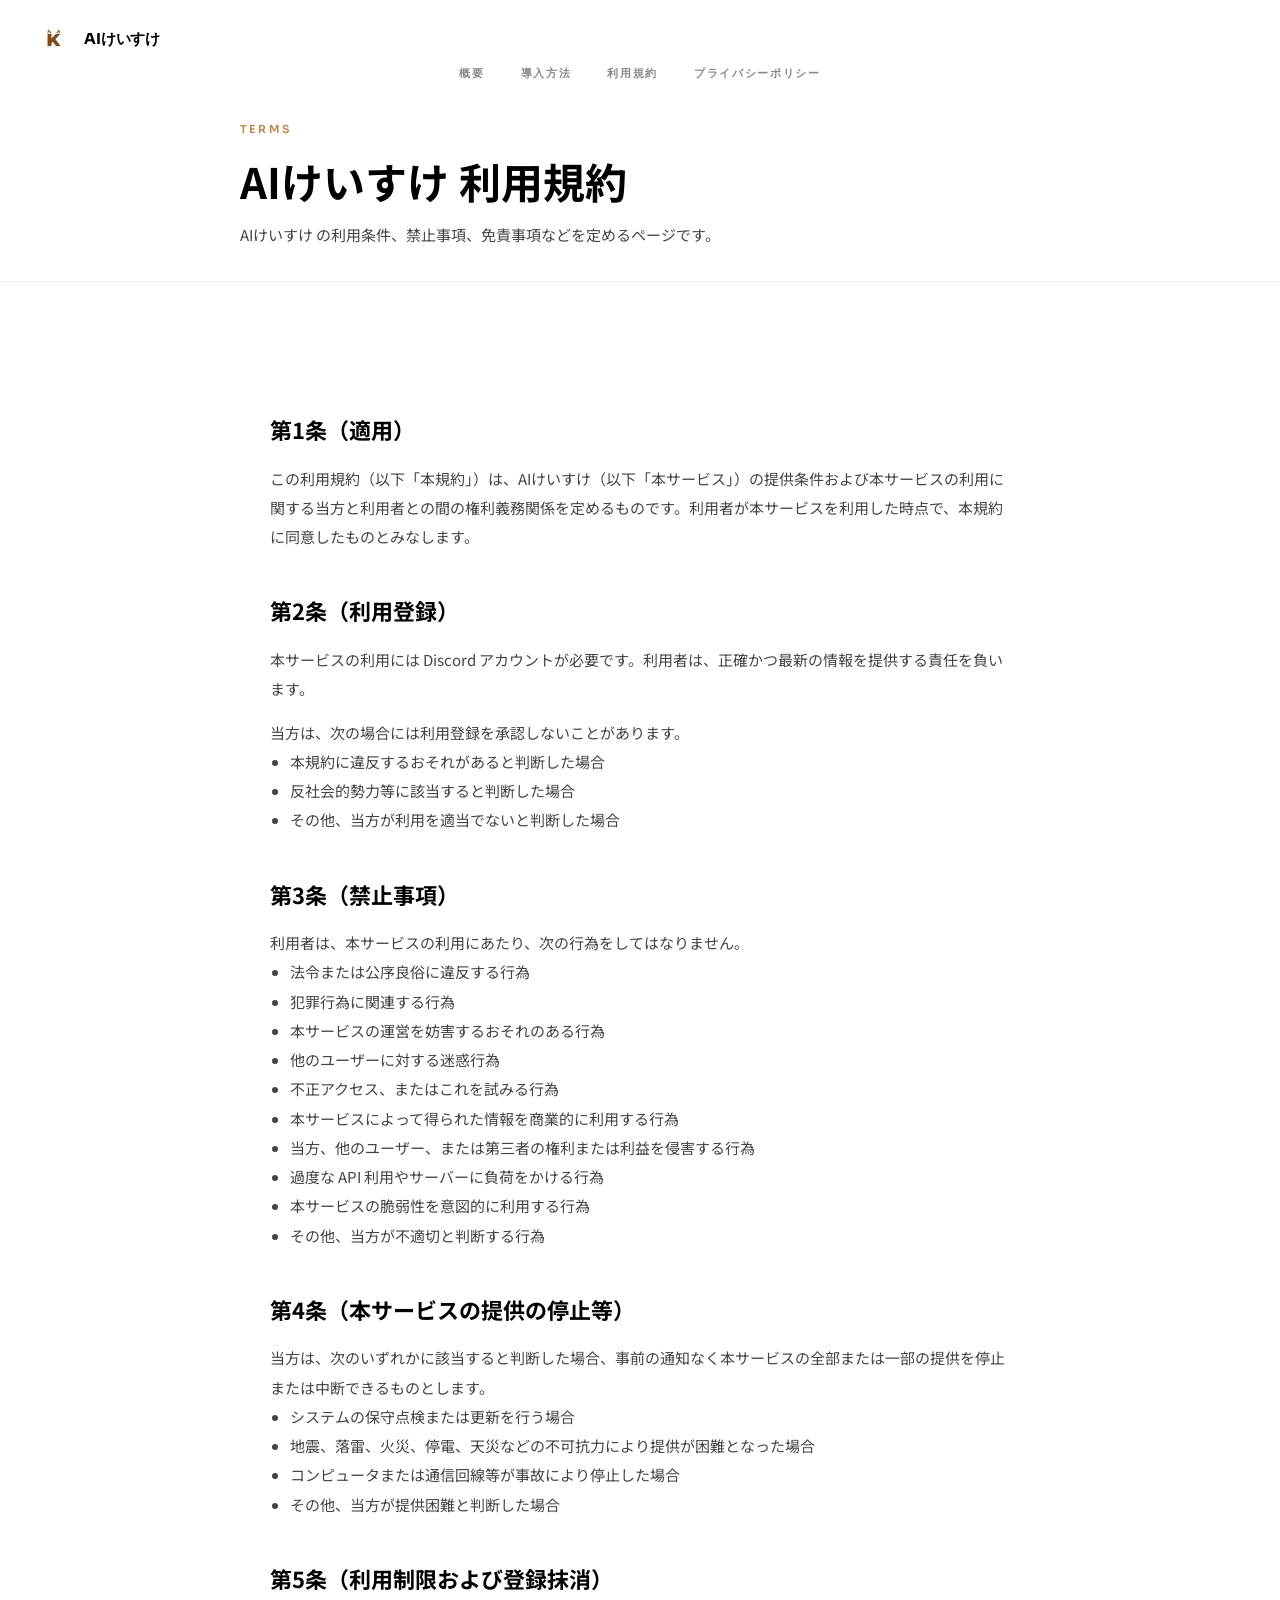
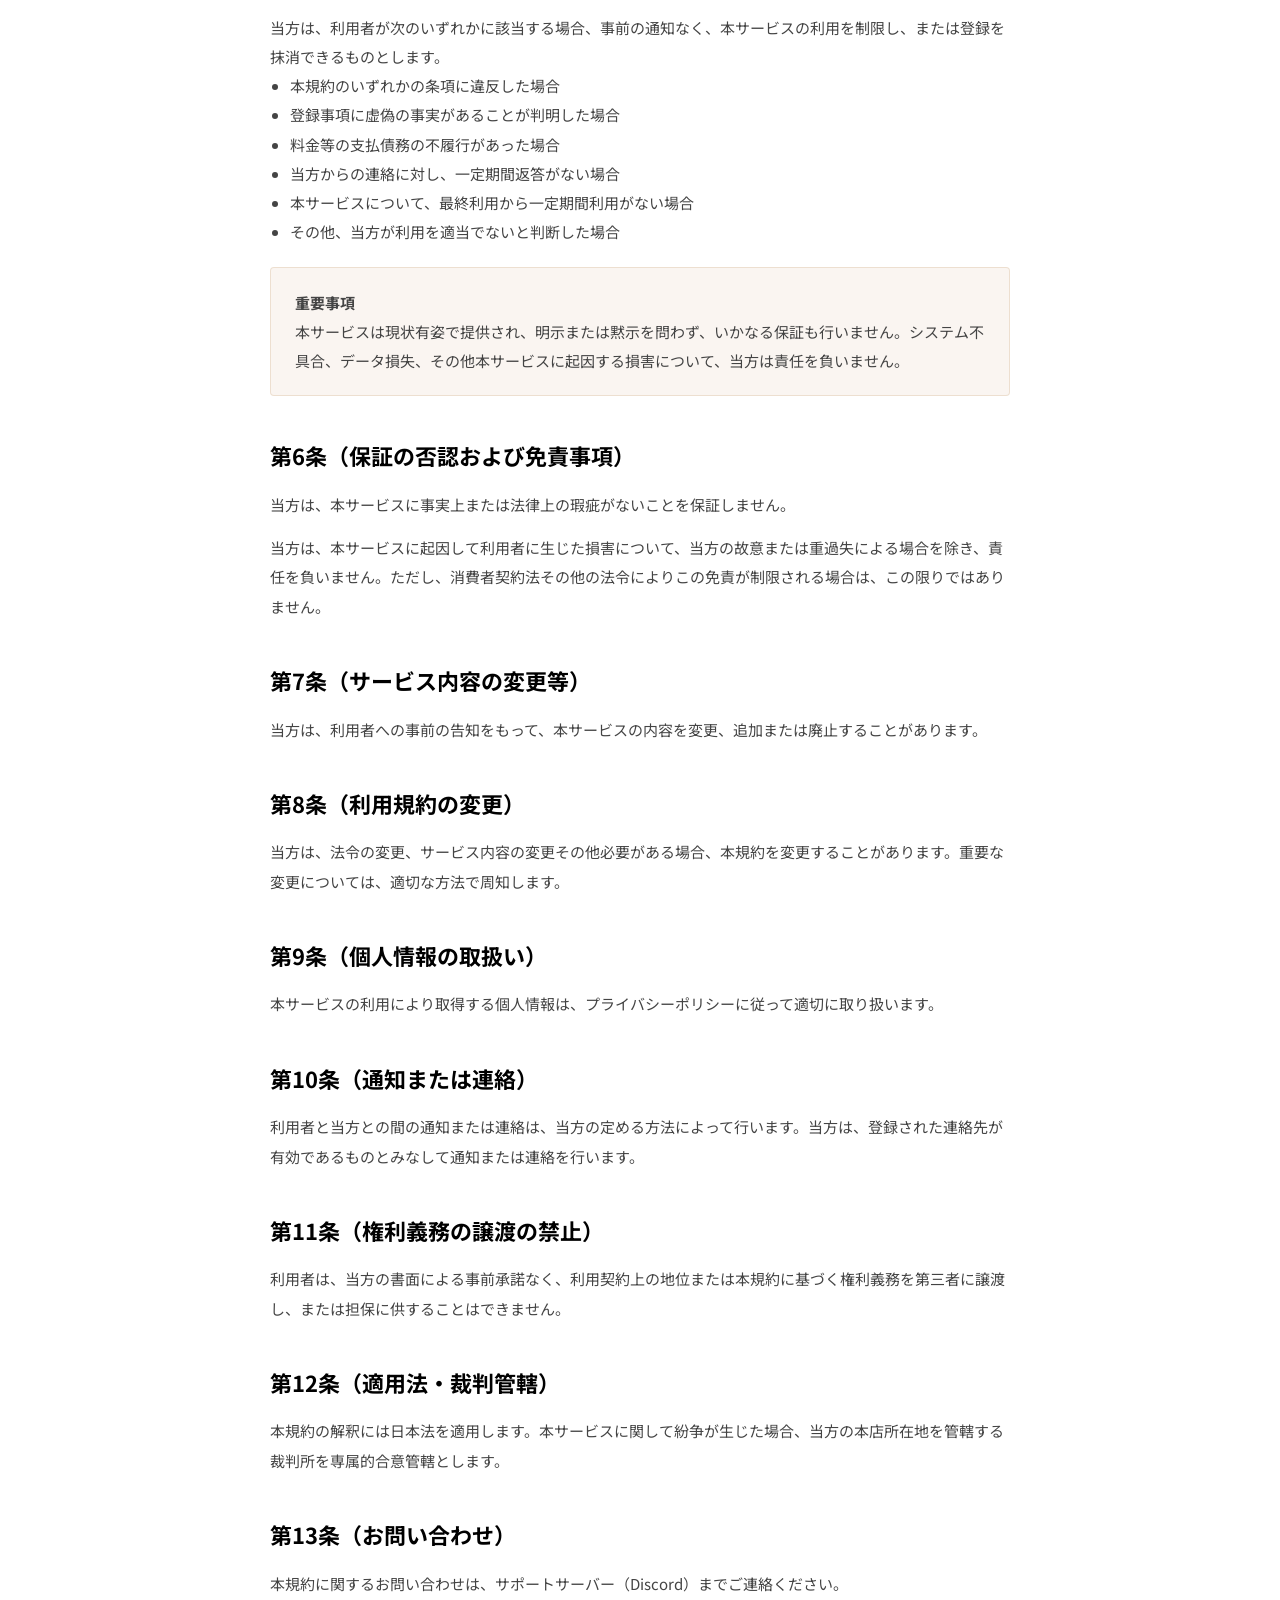
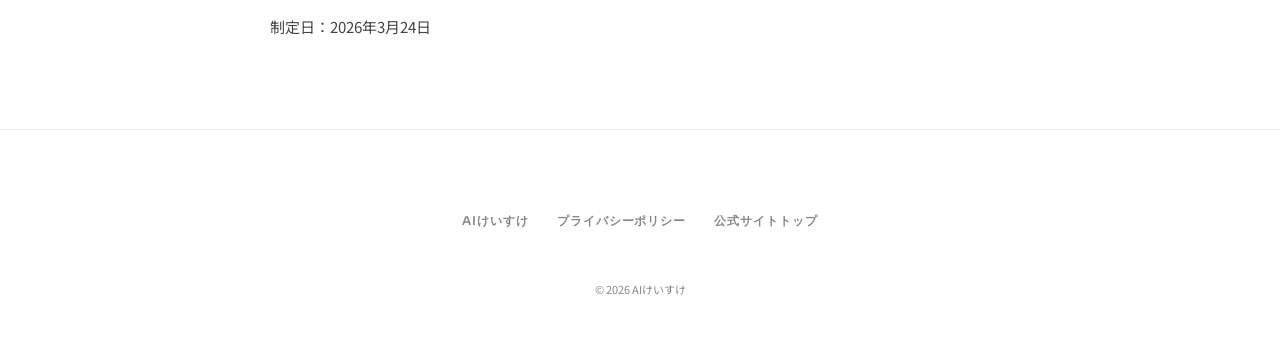
<file: assistant/terms.html>
<!DOCTYPE html>
<html lang="ja">
<head>
  <meta charset="UTF-8">
  <meta name="viewport" content="width=device-width, initial-scale=1.0">
  <meta name="robots" content="index, follow">
  <link rel="canonical" href="https://kei31ai.com/assistant/terms.html">
  <title>AIけいすけ 利用規約</title>
  <meta name="description" content="AIけいすけ の利用規約ページです。">
  <link rel="icon" type="image/png" sizes="32x32" href="../images/favicon-32x32.png">
  <link rel="preconnect" href="https://fonts.googleapis.com">
  <link rel="preconnect" href="https://fonts.gstatic.com" crossorigin>
  <link href="https://fonts.googleapis.com/css2?family=Sora:wght@300;400;600;700;800&family=Noto+Sans+JP:wght@300;400;500;700&display=swap" rel="stylesheet">
  <link rel="stylesheet" href="../css/style.css?v=20260324-assistant-2">
</head>
<body>
  <header class="nav is-scrolled" id="nav">
    <a href="../" class="nav__logo"><img src="../images/apple-touch-icon.png" alt="" class="nav__icon" width="28" height="28"><span class="nav__logo-text">AIけいすけ</span></a>
    <nav class="nav__links" aria-label="AIけいすけ内ナビゲーション">
      <a href="./">概要</a>
      <a href="./get-started.html">導入方法</a>
      <a href="./terms.html">利用規約</a>
      <a href="./privacy.html">プライバシーポリシー</a>
    </nav>
  </header>

  <main>
    <section class="subhero subhero--legal">
      <div class="container">
        <span class="label reveal is-visible">TERMS</span>
        <h1 class="subhero__title reveal is-visible">AIけいすけ 利用規約</h1>
        <p class="subhero__lead reveal is-visible">AIけいすけ の利用条件、禁止事項、免責事項などを定めるページです。</p>
      </div>
    </section>

    <section class="info-section">
      <div class="container legal-doc">
        <h2>第1条（適用）</h2>
        <p>この利用規約（以下「本規約」）は、AIけいすけ（以下「本サービス」）の提供条件および本サービスの利用に関する当方と利用者との間の権利義務関係を定めるものです。利用者が本サービスを利用した時点で、本規約に同意したものとみなします。</p>

        <h2>第2条（利用登録）</h2>
        <p>本サービスの利用には Discord アカウントが必要です。利用者は、正確かつ最新の情報を提供する責任を負います。</p>
        <p>当方は、次の場合には利用登録を承認しないことがあります。</p>
        <ul>
          <li>本規約に違反するおそれがあると判断した場合</li>
          <li>反社会的勢力等に該当すると判断した場合</li>
          <li>その他、当方が利用を適当でないと判断した場合</li>
        </ul>

        <h2>第3条（禁止事項）</h2>
        <p>利用者は、本サービスの利用にあたり、次の行為をしてはなりません。</p>
        <ul>
          <li>法令または公序良俗に違反する行為</li>
          <li>犯罪行為に関連する行為</li>
          <li>本サービスの運営を妨害するおそれのある行為</li>
          <li>他のユーザーに対する迷惑行為</li>
          <li>不正アクセス、またはこれを試みる行為</li>
          <li>本サービスによって得られた情報を商業的に利用する行為</li>
          <li>当方、他のユーザー、または第三者の権利または利益を侵害する行為</li>
          <li>過度な API 利用やサーバーに負荷をかける行為</li>
          <li>本サービスの脆弱性を意図的に利用する行為</li>
          <li>その他、当方が不適切と判断する行為</li>
        </ul>

        <h2>第4条（本サービスの提供の停止等）</h2>
        <p>当方は、次のいずれかに該当すると判断した場合、事前の通知なく本サービスの全部または一部の提供を停止または中断できるものとします。</p>
        <ul>
          <li>システムの保守点検または更新を行う場合</li>
          <li>地震、落雷、火災、停電、天災などの不可抗力により提供が困難となった場合</li>
          <li>コンピュータまたは通信回線等が事故により停止した場合</li>
          <li>その他、当方が提供困難と判断した場合</li>
        </ul>

        <h2>第5条（利用制限および登録抹消）</h2>
        <p>当方は、利用者が次のいずれかに該当する場合、事前の通知なく、本サービスの利用を制限し、または登録を抹消できるものとします。</p>
        <ul>
          <li>本規約のいずれかの条項に違反した場合</li>
          <li>登録事項に虚偽の事実があることが判明した場合</li>
          <li>料金等の支払債務の不履行があった場合</li>
          <li>当方からの連絡に対し、一定期間返答がない場合</li>
          <li>本サービスについて、最終利用から一定期間利用がない場合</li>
          <li>その他、当方が利用を適当でないと判断した場合</li>
        </ul>

        <div class="notice-box">
          <p><strong>重要事項</strong><br>本サービスは現状有姿で提供され、明示または黙示を問わず、いかなる保証も行いません。システム不具合、データ損失、その他本サービスに起因する損害について、当方は責任を負いません。</p>
        </div>

        <h2>第6条（保証の否認および免責事項）</h2>
        <p>当方は、本サービスに事実上または法律上の瑕疵がないことを保証しません。</p>
        <p>当方は、本サービスに起因して利用者に生じた損害について、当方の故意または重過失による場合を除き、責任を負いません。ただし、消費者契約法その他の法令によりこの免責が制限される場合は、この限りではありません。</p>

        <h2>第7条（サービス内容の変更等）</h2>
        <p>当方は、利用者への事前の告知をもって、本サービスの内容を変更、追加または廃止することがあります。</p>

        <h2>第8条（利用規約の変更）</h2>
        <p>当方は、法令の変更、サービス内容の変更その他必要がある場合、本規約を変更することがあります。重要な変更については、適切な方法で周知します。</p>

        <h2>第9条（個人情報の取扱い）</h2>
        <p>本サービスの利用により取得する個人情報は、<a href="./privacy.html">プライバシーポリシー</a>に従って適切に取り扱います。</p>

        <h2>第10条（通知または連絡）</h2>
        <p>利用者と当方との間の通知または連絡は、当方の定める方法によって行います。当方は、登録された連絡先が有効であるものとみなして通知または連絡を行います。</p>

        <h2>第11条（権利義務の譲渡の禁止）</h2>
        <p>利用者は、当方の書面による事前承諾なく、利用契約上の地位または本規約に基づく権利義務を第三者に譲渡し、または担保に供することはできません。</p>

        <h2>第12条（適用法・裁判管轄）</h2>
        <p>本規約の解釈には日本法を適用します。本サービスに関して紛争が生じた場合、当方の本店所在地を管轄する裁判所を専属的合意管轄とします。</p>

        <h2>第13条（お問い合わせ）</h2>
        <p>本規約に関するお問い合わせは、<a href="https://discord.gg/YVpavUhMuB" target="_blank" rel="noopener">サポートサーバー（Discord）</a>までご連絡ください。</p>

        <p class="legal-doc__meta">制定日：2026年3月24日</p>
      </div>
    </section>
  </main>

  <footer class="footer">
    <div class="container">
      <nav class="footer__socials assistant-footer__links" aria-label="関連リンク">
        <a href="./">AIけいすけ</a>
        <a href="./privacy.html">プライバシーポリシー</a>
        <a href="../">公式サイトトップ</a>
      </nav>
      <p class="footer__copy">&copy; 2026 AIけいすけ</p>
    </div>
  </footer>

  <script src="../js/main.js" defer></script>
</body>
</html>
</file>
<file: css/style.css>
/* ============================================
   AIけいすけ — Official Website
   Editorial Light — Celebrity Style
   ============================================ */

/* --- Reset --- */
*, *::before, *::after {
  margin: 0;
  padding: 0;
  box-sizing: border-box;
}

:root {
  --bg: #ffffff;
  --text: #000000;
  --text-body: #444;
  --text-muted: #888;
  --accent: #b8864a;
  --accent-sub: rgba(184, 134, 74, 0.08);
  --border: rgba(0, 0, 0, 0.08);
  --border-accent: rgba(184, 134, 74, 0.2);
  --font-head: 'Sora', sans-serif;
  --font-body: 'Noto Sans JP', sans-serif;
  --ease: cubic-bezier(0.16, 1, 0.3, 1);
}

html {
  scroll-behavior: smooth;
  -webkit-font-smoothing: antialiased;
  -moz-osx-font-smoothing: grayscale;
}

body {
  font-family: var(--font-body);
  font-size: 15px;
  line-height: 1.8;
  color: var(--text-body);
  background: var(--bg);
  overflow-x: hidden;
}

a { color: inherit; text-decoration: none; }
img { display: block; max-width: 100%; }

/* Scroll target offset for fixed nav */
#news, #about, #achievements, #gallery, #links { scroll-margin-top: 80px; }

/* --- Container --- */
.container {
  max-width: 880px;
  margin: 0 auto;
  padding: 0 40px;
}

/* --- Section Label --- */
.label {
  display: block;
  font-family: var(--font-head);
  font-size: 11px;
  font-weight: 600;
  letter-spacing: 0.2em;
  text-transform: uppercase;
  color: var(--accent);
  margin-bottom: 16px;
}

/* --- Screen Reader Only (SEO h1) --- */
.sr-only {
  position: absolute;
  width: 1px;
  height: 1px;
  padding: 0;
  margin: -1px;
  overflow: hidden;
  clip: rect(0, 0, 0, 0);
  white-space: nowrap;
  border: 0;
}

/* --- Reveal Animation --- */
.reveal {
  opacity: 0;
  transform: translateY(20px);
  transition: opacity 0.7s var(--ease), transform 0.7s var(--ease);
}

.reveal.is-visible {
  opacity: 1;
  transform: none;
}

.links__card.reveal:nth-child(2) { transition-delay: 0.06s; }
.links__card.reveal:nth-child(3) { transition-delay: 0.12s; }
.links__card.reveal:nth-child(4) { transition-delay: 0.18s; }
.links__card.reveal:nth-child(5) { transition-delay: 0.24s; }
.links__card.reveal:nth-child(6) { transition-delay: 0.30s; }

/* --- Side Text (vertical, inspired by 向井理) --- */
.side-text {
  position: fixed;
  right: 20px;
  top: 50%;
  transform: translateY(-50%);
  writing-mode: vertical-rl;
  font-family: var(--font-body);
  font-size: 11px;
  font-weight: 300;
  letter-spacing: 0.5em;
  color: rgba(0, 0, 0, 0.06);
  z-index: 50;
  pointer-events: none;
}

/* ============================================
   NAVIGATION
   ============================================ */
.nav {
  position: fixed;
  top: 0;
  left: 0;
  right: 0;
  z-index: 100;
  display: flex;
  align-items: center;
  flex-wrap: wrap;
  gap: 0;
  padding: 24px 40px;
  transition: background 0.4s, box-shadow 0.4s;
}

.nav.is-scrolled {
  background: rgba(255, 255, 255, 0.92);
  backdrop-filter: blur(16px);
  -webkit-backdrop-filter: blur(16px);
  box-shadow: 0 1px 0 rgba(0, 0, 0, 0.06);
}

.nav__logo {
  font-family: var(--font-head);
  font-size: 15px;
  font-weight: 700;
  color: var(--text);
  letter-spacing: -0.01em;
  transition: color 0.3s;
  display: flex;
  align-items: center;
  gap: 8px;
  flex-shrink: 0;
  margin-right: auto;
}

.nav__icon {
  width: 28px;
  height: 28px;
  object-fit: contain;
  margin-right: 8px;
}

.nav__logo:hover {
  color: var(--accent);
}

.nav__links {
  display: flex;
  gap: 36px;
  width: 100%;
  justify-content: center;
  padding-top: 12px;
}

.nav__links a {
  font-family: var(--font-head);
  font-size: 11px;
  font-weight: 600;
  letter-spacing: 0.15em;
  color: var(--text-muted);
  transition: color 0.3s;
}

.nav__links a:hover {
  color: var(--text);
}


.nav__socials {
  display: flex;
  align-items: center;
  gap: 15px;
  margin-left: auto;
}

.nav__socials a {
  display: flex;
  align-items: center;
  color: var(--text-muted);
  transition: color 0.3s;
}

.nav__socials a:hover {
  color: var(--text);
}

.nav__socials svg {
  width: 16px;
  height: 16px;
}

/* ============================================
   HERO — Carousel, celebrity style
   ============================================ */
.hero {
  position: relative;
  padding-top: 110px;
  overflow: hidden;
}

.hero__carousel {
  position: relative;
  width: 100%;
  max-width: 960px;
  margin: 0 auto;
  overflow: hidden;
}

.hero__track {
  display: flex;
  transition: transform 0.7s var(--ease);
}

.hero__slide {
  min-width: 100%;
}

.hero__slide img {
  width: 100%;
  height: auto;
  display: block;
}

.hero__arrow {
  position: absolute;
  top: 50%;
  transform: translateY(-50%);
  background: rgba(0, 0, 0, 0.3);
  color: #fff;
  border: none;
  width: 40px;
  height: 40px;
  border-radius: 50%;
  font-size: 18px;
  cursor: pointer;
  z-index: 2;
  transition: background 0.3s;
  display: flex;
  align-items: center;
  justify-content: center;
}

.hero__arrow:hover {
  background: rgba(0, 0, 0, 0.6);
}

.hero__arrow--prev {
  left: 12px;
}

.hero__arrow--next {
  right: 12px;
}

.hero__dots {
  display: flex;
  justify-content: center;
  gap: 10px;
  padding: 20px 0 32px;
}

.hero__dot {
  width: 8px;
  height: 8px;
  border-radius: 50%;
  border: none;
  background: var(--border);
  cursor: pointer;
  padding: 0;
  transition: background 0.3s;
}

.hero__dot.is-active {
  background: var(--text);
}

/* ============================================
   NEWS — Date list
   ============================================ */
.news {
  padding: 100px 0 80px;
}

.news__title {
  font-family: var(--font-body);
  font-size: clamp(22px, 3.5vw, 34px);
  font-weight: 700;
  color: var(--text);
  margin-bottom: 48px;
}

.news__list {
  border-top: 1px solid var(--border);
}

.news__item {
  display: flex;
  align-items: baseline;
  padding: 20px 0;
  border-bottom: 1px solid var(--border);
}

.news__date {
  font-family: var(--font-head);
  font-size: 12px;
  font-weight: 600;
  color: var(--text-muted);
  letter-spacing: 0.05em;
  width: 110px;
  flex-shrink: 0;
}

.news__tag {
  font-family: var(--font-head);
  font-size: 10px;
  font-weight: 600;
  letter-spacing: 0.1em;
  text-transform: uppercase;
  color: var(--accent);
  background: var(--accent-sub);
  padding: 2px 10px;
  border-radius: 2px;
  margin-right: 16px;
  flex-shrink: 0;
}

.news__text {
  font-size: 14px;
  color: var(--text);
  font-weight: 400;
}

.news__text a {
  transition: color 0.3s;
}

.news__text a:hover {
  color: var(--accent);
}

/* ============================================
   ABOUT — Centered, editorial
   ============================================ */
.about {
  padding: 140px 0 100px;
}

.about__title {
  font-family: var(--font-body);
  font-size: clamp(28px, 4.5vw, 44px);
  font-weight: 700;
  color: var(--text);
  letter-spacing: 0.1em;
  margin-bottom: 64px;
}

.about__body {
  font-size: 15px;
  line-height: 2;
  color: var(--text-body);
}

/* Biography Timeline */
.bio__timeline {
  margin-top: 48px;
  border-top: 1px solid var(--border);
}

.bio__item {
  display: flex;
  align-items: baseline;
  padding: 18px 0;
  border-bottom: 1px solid var(--border);
}

.bio__date {
  font-family: var(--font-head);
  font-size: 12px;
  font-weight: 600;
  color: var(--text-muted);
  letter-spacing: 0.05em;
  width: 100px;
  flex-shrink: 0;
}

.bio__text {
  font-size: 14px;
  color: var(--text);
  font-weight: 400;
}

/* ============================================
   ACHIEVEMENTS — Number cards
   ============================================ */
.achievements {
  padding: 100px 0 80px;
}

.achievements__title {
  font-family: var(--font-body);
  font-size: clamp(22px, 3.5vw, 34px);
  font-weight: 700;
  color: var(--text);
  margin-bottom: 48px;
}

.achievements__grid {
  display: grid;
  grid-template-columns: repeat(4, 1fr);
  gap: 24px;
}

.achievements__card {
  text-align: center;
  padding: 32px 16px;
  border: 1px solid var(--border);
  border-radius: 4px;
  transition: border-color 0.3s;
}

.achievements__card:hover {
  border-color: var(--border-accent);
}

.achievements__number {
  display: block;
  font-family: var(--font-head);
  font-size: clamp(28px, 4vw, 40px);
  font-weight: 800;
  color: var(--text);
  letter-spacing: -0.02em;
  line-height: 1;
  margin-bottom: 12px;
}

.achievements__label {
  display: block;
  font-family: var(--font-head);
  font-size: 11px;
  font-weight: 600;
  letter-spacing: 0.12em;
  text-transform: uppercase;
  color: var(--accent);
  margin-bottom: 8px;
}

.achievements__meta {
  display: block;
  font-size: 12px;
  color: var(--text-muted);
}

/* ============================================
   GALLERY — Photo grid
   ============================================ */
.gallery {
  padding: 80px 0 100px;
}

.gallery__title {
  font-family: var(--font-body);
  font-size: clamp(22px, 3.5vw, 34px);
  font-weight: 700;
  color: var(--text);
  margin-bottom: 48px;
}

.gallery__grid {
  display: grid;
  grid-template-columns: repeat(3, 1fr);
  gap: 16px;
}

.gallery__item {
  overflow: hidden;
  border-radius: 4px;
}

.gallery__item img {
  width: 100%;
  height: 100%;
  object-fit: cover;
  aspect-ratio: 16 / 9;
  transition: transform 0.5s var(--ease);
}

.gallery__item:hover img {
  transform: scale(1.03);
}

.gallery__item {
  cursor: pointer;
}

/* --- Gallery Lightbox --- */
.lightbox {
  position: fixed;
  inset: 0;
  z-index: 200;
  display: flex;
  align-items: center;
  justify-content: center;
  background: rgba(0, 0, 0, 0.85);
  opacity: 0;
  visibility: hidden;
  transition: opacity 0.3s, visibility 0.3s;
}

.lightbox.is-open {
  opacity: 1;
  visibility: visible;
}

.lightbox__img {
  max-width: 90vw;
  max-height: 85vh;
  object-fit: contain;
  border-radius: 4px;
  transform: scale(0.95);
  transition: transform 0.3s var(--ease);
}

.lightbox.is-open .lightbox__img {
  transform: scale(1);
}

.lightbox__close {
  position: absolute;
  top: 24px;
  right: 24px;
  z-index: 2;
  width: 40px;
  height: 40px;
  border: none;
  background: none;
  color: #fff;
  font-size: 28px;
  cursor: pointer;
  opacity: 0.7;
  transition: opacity 0.3s;
}

.lightbox__close:hover {
  opacity: 1;
}

.lightbox__nav {
  position: absolute;
  top: 50%;
  transform: translateY(-50%);
  z-index: 2;
  border: none;
  background: none;
  color: #fff;
  font-size: 36px;
  cursor: pointer;
  opacity: 0.7;
  transition: opacity 0.3s;
  padding: 16px;
}

.lightbox__nav:hover {
  opacity: 1;
}

.lightbox__prev { left: 16px; }
.lightbox__next { right: 16px; }

/* ============================================
   LINKS — Card grid layout
   ============================================ */
.links {
  padding: 80px 0 120px;
}

.links__title {
  font-family: var(--font-head);
  font-size: clamp(22px, 3.5vw, 34px);
  font-weight: 700;
  color: var(--text);
  letter-spacing: 0.1em;
  margin-bottom: 48px;
}

.links__grid {
  display: grid;
  grid-template-columns: repeat(3, 1fr);
  gap: 20px;
}

.links__card {
  display: flex;
  flex-direction: column;
  padding: 28px 24px;
  border: 1px solid var(--border);
  border-radius: 4px;
  transition: border-color 0.3s;
}

.links__card:hover {
  border-color: var(--border-accent);
}

.links__card:hover .links__name {
  color: var(--accent);
}

.links__icon {
  width: 28px;
  height: 28px;
  color: var(--text);
  margin-bottom: 14px;
  flex-shrink: 0;
  transition: color 0.3s;
}

.links__card:hover .links__icon {
  color: var(--accent);
}

.links__name {
  font-family: var(--font-head);
  font-size: 13px;
  font-weight: 600;
  letter-spacing: 0.1em;
  text-transform: uppercase;
  color: var(--text);
  margin-bottom: 8px;
  transition: color 0.3s;
}

.links__category {
  font-size: 13px;
  font-weight: 500;
  color: var(--accent);
  margin-bottom: 4px;
}

.links__desc {
  font-size: 12px;
  color: var(--text-muted);
  line-height: 1.6;
}

/* ============================================
   FOOTER
   ============================================ */
.footer {
  padding: 80px 0 48px;
  text-align: center;
  border-top: 1px solid var(--border);
}

.footer__socials {
  display: flex;
  justify-content: center;
  flex-wrap: wrap;
  gap: 20px 28px;
  margin-bottom: 48px;
}

.footer__socials a {
  display: flex;
  align-items: center;
  justify-content: center;
  color: var(--text-muted);
  transition: color 0.3s;
}

.footer__socials a:hover {
  color: var(--accent);
}

.footer__socials svg {
  width: 20px;
  height: 20px;
}

.footer__message {
  font-size: 14px;
  font-weight: 400;
  color: var(--text-body);
  letter-spacing: 0.12em;
  margin-bottom: 12px;
}

.footer__copy {
  font-size: 11px;
  color: var(--text-muted);
}

/* ============================================
   RESPONSIVE
   ============================================ */

/* Tablet */
@media (max-width: 768px) {
  .container { padding: 0 24px; }

  .nav {
    padding: 18px 24px;
  }

  .nav__links {
    gap: 24px;
  }

  .side-text { display: none; }

  .hero { padding-top: 120px; }
  .hero__photo { max-width: 400px; }
  .hero__glow { width: 400px; height: 400px; }

  .news { padding: 80px 0 60px; }
  .news__item { flex-wrap: wrap; gap: 4px; }
  .news__date { width: auto; margin-right: 12px; }

  .about { padding: 100px 0 80px; }
  .about__title { margin-bottom: 48px; }

  .bio__item { flex-wrap: wrap; gap: 4px; }
  .bio__date { width: auto; margin-right: 12px; }

  .achievements { padding: 80px 0 60px; }
  .achievements__grid { grid-template-columns: repeat(2, 1fr); gap: 16px; }
  .achievements__card { padding: 24px 12px; }

  .gallery { padding: 60px 0 80px; }
  .gallery__grid { grid-template-columns: repeat(2, 1fr); gap: 12px; }

  .links { padding: 60px 0 80px; }
  .links__title { margin-bottom: 36px; }
  .links__grid { grid-template-columns: repeat(2, 1fr); gap: 16px; }
  .links__card { padding: 24px 20px; }
}

/* Mobile */
@media (max-width: 480px) {
  body { font-size: 14px; }

  .nav { padding: 14px 20px; }
  .nav__logo { font-size: 14px; gap: 4px; }
  .nav__icon { margin-right: 2px; }
  .nav__links { gap: 20px; }
  .nav__links a { font-size: 10px; }

  .hero { padding-top: 96px; }
  .hero__photo { max-width: 320px; }
  .hero__sub { font-size: 13px; }

  .news__date { font-size: 11px; }
  .news__text { font-size: 13px; }

  .about__title { margin-bottom: 40px; }

  .bio__date { font-size: 11px; }
  .bio__text { font-size: 13px; }

  .achievements__number { font-size: 28px; }
  .achievements__card { padding: 20px 10px; }

  .gallery__grid { gap: 8px; }

  .links__card { padding: 20px 16px; }

  .footer { padding: 60px 0 40px; }
  .footer__socials { gap: 20px; margin-bottom: 36px; }
}

/* ============================================
   ASSISTANT PAGE
   ============================================ */

.section-title {
  font-family: var(--font-body);
  font-size: clamp(24px, 4vw, 40px);
  font-weight: 700;
  color: var(--text);
  margin-bottom: 40px;
}

.subhero {
  padding: 150px 0 90px;
}

.subhero__grid {
  display: grid;
  grid-template-columns: minmax(0, 1.2fr) minmax(320px, 0.8fr);
  gap: 48px;
  align-items: start;
}

.subhero__title {
  font-family: var(--font-body);
  font-size: clamp(34px, 6vw, 62px);
  line-height: 1.18;
  font-weight: 700;
  color: var(--text);
  margin-bottom: 24px;
}

.subhero__lead {
  font-size: 16px;
  line-height: 2;
  color: var(--text-body);
  max-width: 720px;
}

.subhero__actions {
  display: flex;
  flex-wrap: wrap;
  gap: 12px;
  margin-top: 28px;
}

.button {
  display: inline-flex;
  align-items: center;
  justify-content: center;
  min-height: 48px;
  padding: 0 18px;
  border: 1px solid var(--border);
  border-radius: 4px;
  font-family: var(--font-head);
  font-size: 12px;
  font-weight: 600;
  letter-spacing: 0.12em;
  color: var(--text);
  background: #fff;
  transition: border-color 0.3s, color 0.3s, background 0.3s;
}

.button:hover {
  border-color: var(--border-accent);
  color: var(--accent);
}

.button--primary {
  background: var(--text);
  border-color: var(--text);
  color: #fff;
}

.button--primary:hover {
  background: var(--accent);
  border-color: var(--accent);
  color: #fff;
}

.subhero__meta {
  margin-top: 24px;
  padding-left: 18px;
  color: var(--text-muted);
}

.subhero__meta li + li {
  margin-top: 6px;
}

.subhero__card {
  border: 1px solid var(--border);
  border-radius: 4px;
  overflow: hidden;
  background: #fff;
}

.subhero--single .subhero__grid {
  grid-template-columns: 1fr;
  max-width: 880px;
  gap: 28px;
}

.subhero--single .subhero__copy {
  max-width: 760px;
}

.subhero--single .subhero__card {
  max-width: 760px;
}

.subhero__image {
  width: 100%;
  aspect-ratio: 16 / 10;
  object-fit: cover;
}

.subhero__panel {
  padding: 24px;
}

.subhero__panel-title {
  display: block;
  font-family: var(--font-head);
  font-size: 12px;
  font-weight: 700;
  letter-spacing: 0.12em;
  color: var(--accent);
  margin-bottom: 12px;
}

.subhero__panel-list {
  padding-left: 18px;
  color: var(--text-body);
}

.subhero__panel-list li + li {
  margin-top: 8px;
}

.subhero--legal {
  min-height: auto;
  padding: 120px 0 32px;
}

.subhero--legal .subhero__title {
  font-size: clamp(28px, 4vw, 42px);
  margin-bottom: 16px;
}

.subhero--legal .subhero__lead {
  font-size: 15px;
  line-height: 1.85;
  max-width: 760px;
}

.legal-doc {
  max-width: 820px;
}

.legal-doc h2 {
  margin-top: 40px;
  margin-bottom: 14px;
  font-family: var(--font-body);
  font-size: 22px;
  font-weight: 700;
  color: var(--text);
}

.legal-doc p,
.legal-doc li {
  font-size: 15px;
  line-height: 1.95;
  color: var(--text-body);
}

.legal-doc ul {
  margin: 0 0 18px 1.25rem;
}

.legal-doc p + p {
  margin-top: 14px;
}

.legal-doc__meta {
  margin-top: 40px;
  color: var(--text-muted);
}

.info-section {
  padding: 88px 0;
  border-top: 1px solid var(--border);
}

.feature-grid,
.pricing-grid,
.compare-grid {
  display: grid;
  grid-template-columns: repeat(3, 1fr);
  gap: 20px;
}

.feature-card,
.pricing-card,
.compare-card {
  padding: 28px 24px;
  border: 1px solid var(--border);
  border-radius: 4px;
  background: #fff;
}

.feature-card__title,
.pricing-card__title,
.compare-card__title,
.details-item__title,
.step-card__title,
.faq-item__question {
  font-family: var(--font-body);
  font-size: 18px;
  font-weight: 700;
  color: var(--text);
  margin-bottom: 12px;
}

.feature-card__body,
.pricing-card__body,
.details-item__body,
.step-card__body,
.faq-item__answer {
  font-size: 14px;
  line-height: 1.9;
  color: var(--text-body);
}

.compare-card__list {
  padding-left: 18px;
  color: var(--text-body);
}

.compare-card__list li + li {
  margin-top: 10px;
}

.details-list {
  display: grid;
  gap: 20px;
}

.details-item {
  padding: 28px 24px;
  border-top: 1px solid var(--border);
}

.details-item:last-child {
  border-bottom: 1px solid var(--border);
}

.steps {
  display: grid;
  gap: 16px;
  list-style: none;
}

.step-card {
  display: grid;
  grid-template-columns: 64px 1fr;
  gap: 20px;
  padding: 24px;
  border: 1px solid var(--border);
  border-radius: 4px;
}

.step-card__number {
  display: inline-flex;
  align-items: center;
  justify-content: center;
  width: 56px;
  height: 56px;
  border-radius: 50%;
  background: var(--accent-sub);
  color: var(--accent);
  font-family: var(--font-head);
  font-size: 13px;
  font-weight: 700;
  letter-spacing: 0.1em;
}

.pricing-card__eyebrow {
  display: block;
  font-family: var(--font-head);
  font-size: 11px;
  font-weight: 700;
  letter-spacing: 0.16em;
  color: var(--accent);
  margin-bottom: 10px;
  text-transform: uppercase;
}

.pricing-card__price {
  font-family: var(--font-head);
  font-size: 24px;
  font-weight: 800;
  color: var(--text);
  margin-bottom: 12px;
}

.pricing-card__list,
.details-item__list {
  padding-left: 18px;
  color: var(--text-body);
}

.pricing-card__list li + li,
.details-item__list li + li {
  margin-top: 8px;
}

.pricing-card__actions {
  display: flex;
  flex-wrap: wrap;
  gap: 10px;
  margin-top: 18px;
}

.notice-box {
  margin-top: 20px;
  padding: 20px 24px;
  background: var(--accent-sub);
  border: 1px solid var(--border-accent);
  border-radius: 4px;
  color: var(--text-body);
}

.faq-list {
  display: grid;
  gap: 14px;
}

.faq-item {
  padding: 24px;
  border: 1px solid var(--border);
  border-radius: 4px;
}

.faq-item__question {
  margin-bottom: 10px;
}

.mockshot-grid {
  display: grid;
  grid-template-columns: repeat(2, minmax(0, 1fr));
  gap: 24px;
}

.mockshot {
  min-height: 260px;
  padding: 24px;
  border: 1px dashed rgba(255, 255, 255, 0.18);
  border-radius: 4px;
  background:
    linear-gradient(180deg, rgba(255, 255, 255, 0.08), rgba(255, 255, 255, 0.03)),
    #4b5563;
  color: rgba(255, 255, 255, 0.92);
  display: flex;
  flex-direction: column;
  justify-content: flex-end;
}

.mockshot--wide {
  grid-column: 1 / -1;
  min-height: 340px;
}

.mockshot__eyebrow {
  display: block;
  margin-bottom: 12px;
  font-family: var(--font-head);
  font-size: 11px;
  font-weight: 700;
  letter-spacing: 0.16em;
  color: rgba(255, 255, 255, 0.74);
  text-transform: uppercase;
}

.mockshot__title {
  margin-bottom: 8px;
}

.mockshot__body {
  color: rgba(255, 255, 255, 0.86);
}

.mockshot__image {
  display: block;
  width: 100%;
  height: auto;
  margin-top: 16px;
  border-radius: 16px;
  border: 1px solid rgba(255, 255, 255, 0.1);
}

.assistant-footer__links a {
  font-family: var(--font-head);
  font-size: 12px;
  font-weight: 600;
  letter-spacing: 0.08em;
  color: var(--text-muted);
}

.assistant-footer__links a:hover {
  color: var(--accent);
}

@media (max-width: 768px) {
  .subhero {
    padding: 120px 0 72px;
  }

  .subhero__grid,
  .feature-grid,
  .pricing-grid,
  .compare-grid,
  .mockshot-grid {
    grid-template-columns: 1fr;
  }

  .step-card {
    grid-template-columns: 1fr;
  }

  .mockshot--wide {
    grid-column: auto;
    min-height: 260px;
  }

  .step-card__number {
    width: 48px;
    height: 48px;
  }
}

@media (max-width: 480px) {
  .subhero__actions {
    flex-direction: column;
  }

  .button {
    width: 100%;
  }

  .feature-card,
  .pricing-card,
  .compare-card,
  .step-card,
  .faq-item,
  .subhero__panel {
    padding: 20px 18px;
  }
}
</file>
